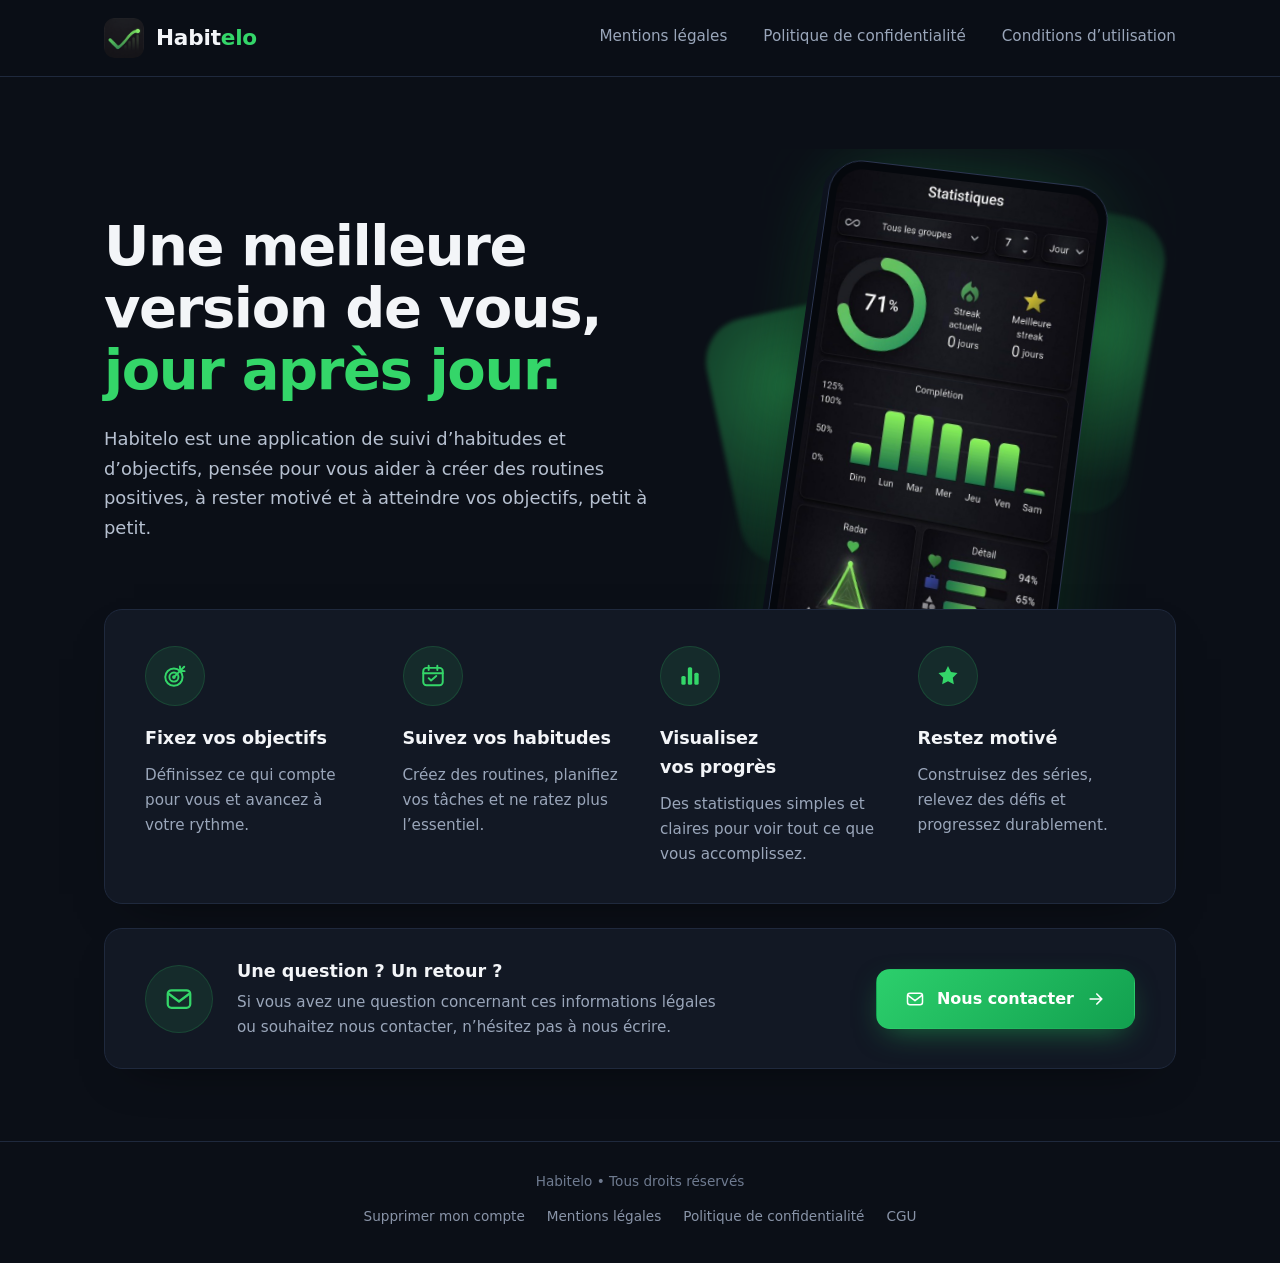
<file: index.html>
<!DOCTYPE html>
<html lang="fr">
<head>
<meta charset="UTF-8">
<meta name="viewport" content="width=device-width, initial-scale=1">
<meta name="google-site-verification" content="xTkSaEBtNxeRcubL01mUMa-ItOIP_LvXWvZ04aP0mxM">
<title>Habitelo – Suivi d’habitudes et to-do list quotidienne</title>
<meta name="description" content="Habitelo : planifiez vos habitudes, validez vos tâches du jour en les faisant glisser et suivez votre progression avec des graphiques détaillés.">
<meta name="theme-color" content="#0b120e">
<meta property="og:type" content="website">
<meta property="og:site_name" content="Habitelo">
<meta property="og:title" content="Habitelo – Suivi d’habitudes et to-do list quotidienne">
<meta property="og:description" content="Habitelo : planifiez vos habitudes, validez vos tâches du jour en les faisant glisser et suivez votre progression avec des graphiques détaillés.">
<meta property="og:locale" content="fr_FR">
<!-- TODO : remplacer https://VOTRE-DOMAINE.fr par l’adresse réelle du site, puis décommenter -->
<!-- <link rel="canonical" href="https://VOTRE-DOMAINE.fr/index.html"> -->
<!-- <meta property="og:image" content="https://VOTRE-DOMAINE.fr/images/statistiques-total.jpg"> -->
<link rel="icon" type="image/png" sizes="32x32" href="images/favicon-32.png">
<link rel="apple-touch-icon" href="images/apple-touch-icon.png">
<link rel="stylesheet" href="style.css">
<script>
/* Anciennes adresses (#cgu, #mentions-legales, #politique-de-confidentialite) → nouvelles pages */
(function () {
  var map = {
    'mentions-legales': 'mentions-legales.html',
    'politique-de-confidentialite': 'politique-de-confidentialite.html',
    'cgu': 'cgu.html'
  };
  var h = location.hash.replace('#', '');
  if (map[h]) location.replace(map[h]);
})();
</script>
</head>
<body>
<a class="skip" href="#contenu">Aller au contenu</a>
<header class="site-header">
  <div class="wrap">
    <a class="brand" href="index.html" aria-label="Habitelo, retour à l’accueil"><img src="images/logo-48.png" width="40" height="40" alt=""><span>Habit<em>elo</em></span></a>
    <nav class="nav" aria-label="Informations légales"><a href="mentions-legales.html">Mentions légales</a><a href="politique-de-confidentialite.html">Politique de confidentialité</a><a href="cgu.html">Conditions d’utilisation</a></nav>
    <details class="menu">
      <summary aria-label="Ouvrir le menu"><svg width="24" height="24" viewBox="0 0 24 24" fill="none" stroke="currentColor" stroke-width="2" stroke-linecap="round" aria-hidden="true"><path d="M4 7h16M4 12h16M4 17h16"/></svg></summary>
      <ul><li><a href="mentions-legales.html">Mentions légales</a></li><li><a href="politique-de-confidentialite.html">Politique de confidentialité</a></li><li><a href="cgu.html">Conditions d’utilisation</a></li></ul>
    </details>
  </div>
</header>
<main id="contenu">

<section class="hero">
  <div class="wrap">
    <div class="hero-text">
      <h1>Une meilleure version de vous, <span class="accent">jour après jour.</span></h1>
      <p class="lead">Habitelo est une application de suivi d’habitudes et d’objectifs, pensée pour vous aider à créer des routines positives, à rester motivé et à atteindre vos objectifs, petit à petit.</p>
      <!-- TODO : ajouter ici les badges Google Play / App Store dès que l’application est publiée -->
    </div>
    <div class="hero-visual" aria-hidden="false">
      <span class="blob blob-a"></span><span class="blob blob-b"></span>
      <figure class="tilt">
        <img src="images/statistiques-total.jpg" width="704" height="1410" alt="Écran des statistiques d’Habitelo : 71 % de complétion, streaks, graphique en barres et radar par groupe">
      </figure>
    </div>
  </div>
</section>

<div class="wrap stack">

  <section class="panel features" aria-label="Ce que vous permet Habitelo">
    <article>
      <span class="icon"><svg viewBox="0 0 24 24" fill="none" stroke="currentColor" stroke-width="1.8" stroke-linecap="round" stroke-linejoin="round" aria-hidden="true"><circle cx="11" cy="13" r="8"/><circle cx="11" cy="13" r="4.2"/><circle cx="11" cy="13" r=".8" fill="currentColor"/><path d="M11 13 20.5 3.5M16.5 3.2l.4 3.9 3.9.4"/></svg></span>
      <h2>Fixez vos objectifs</h2>
      <p>Définissez ce qui compte pour vous et avancez à votre rythme.</p>
    </article>
    <article>
      <span class="icon"><svg viewBox="0 0 24 24" fill="none" stroke="currentColor" stroke-width="1.8" stroke-linecap="round" stroke-linejoin="round" aria-hidden="true"><rect x="3" y="4.5" width="18" height="16" rx="3"/><path d="M3 9.5h18M8 2.5v4M16 2.5v4M8 14l2.2 2.2L15 12"/></svg></span>
      <h2>Suivez vos habitudes</h2>
      <p>Créez des routines, planifiez vos tâches et ne ratez plus l’essentiel.</p>
    </article>
    <article>
      <span class="icon"><svg viewBox="0 0 24 24" fill="currentColor" aria-hidden="true"><rect x="4" y="12" width="4" height="8" rx="1.4"/><rect x="10" y="4" width="4" height="16" rx="1.4"/><rect x="16" y="9" width="4" height="11" rx="1.4"/></svg></span>
      <h2>Visualisez vos progrès</h2>
      <p>Des statistiques simples et claires pour voir tout ce que vous accomplissez.</p>
    </article>
    <article>
      <span class="icon"><svg viewBox="0 0 24 24" fill="currentColor" aria-hidden="true"><path d="m12 2.8 2.7 5.6 6.1.9-4.4 4.3 1 6.1L12 16.8 6.6 19.7l1-6.1-4.4-4.3 6.1-.9z"/></svg></span>
      <h2>Restez motivé</h2>
      <p>Construisez des séries, relevez des défis et progressez durablement.</p>
    </article>
  </section>

  <section class="panel contact" aria-labelledby="contact-titre">
    <span class="icon big"><svg viewBox="0 0 24 24" fill="none" stroke="currentColor" stroke-width="1.8" stroke-linecap="round" stroke-linejoin="round" aria-hidden="true"><rect x="3" y="5" width="18" height="14" rx="3"/><path d="m4 8 8 6 8-6"/></svg></span>
    <div class="contact-text">
      <h2 id="contact-titre">Une question ? Un retour ?</h2>
      <p>Si vous avez une question concernant ces informations légales ou souhaitez nous contacter, n’hésitez pas à nous écrire.</p>
    </div>
    <a class="btn btn-primary" href="mailto:contact@habitelo.fr"><svg viewBox="0 0 24 24" fill="none" stroke="currentColor" stroke-width="1.8" stroke-linecap="round" stroke-linejoin="round" aria-hidden="true"><rect x="3" y="5" width="18" height="14" rx="3"/><path d="m4 8 8 6 8-6"/></svg><span>Nous contacter</span><svg viewBox="0 0 24 24" fill="none" stroke="currentColor" stroke-width="2" stroke-linecap="round" stroke-linejoin="round" aria-hidden="true"><path d="M5 12h14M13 6l6 6-6 6"/></svg></a>
  </section>

</div>

</main>
<footer class="site-footer">
  <div class="wrap">
    <div>Habitelo <span aria-hidden="true">•</span> Tous droits réservés</div>
    <ul>
      <li><a href="suppression-compte.html">Supprimer mon compte</a></li>
      <li><a href="mentions-legales.html">Mentions légales</a></li>
      <li><a href="politique-de-confidentialite.html">Politique de confidentialité</a></li>
      <li><a href="cgu.html">CGU</a></li>
      </ul>
  </div>
</footer>
</body>
</html>
</file>
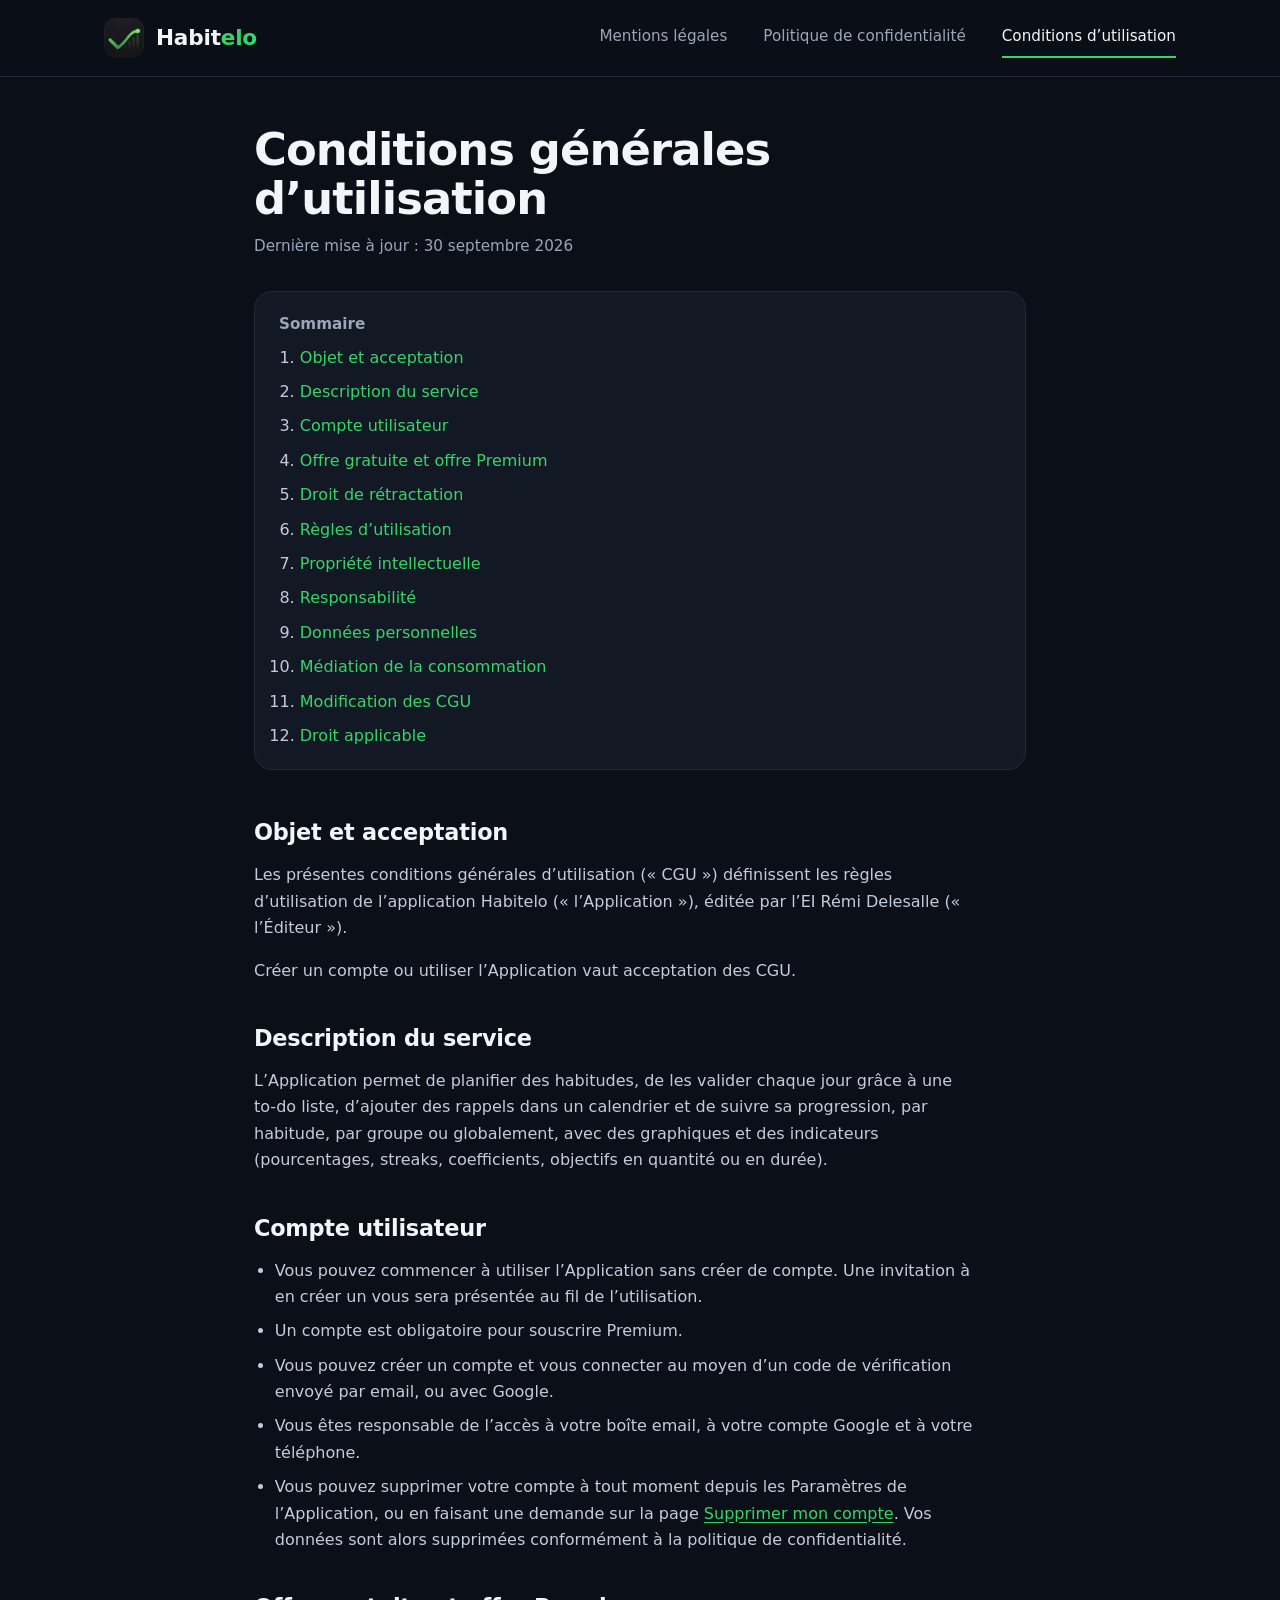
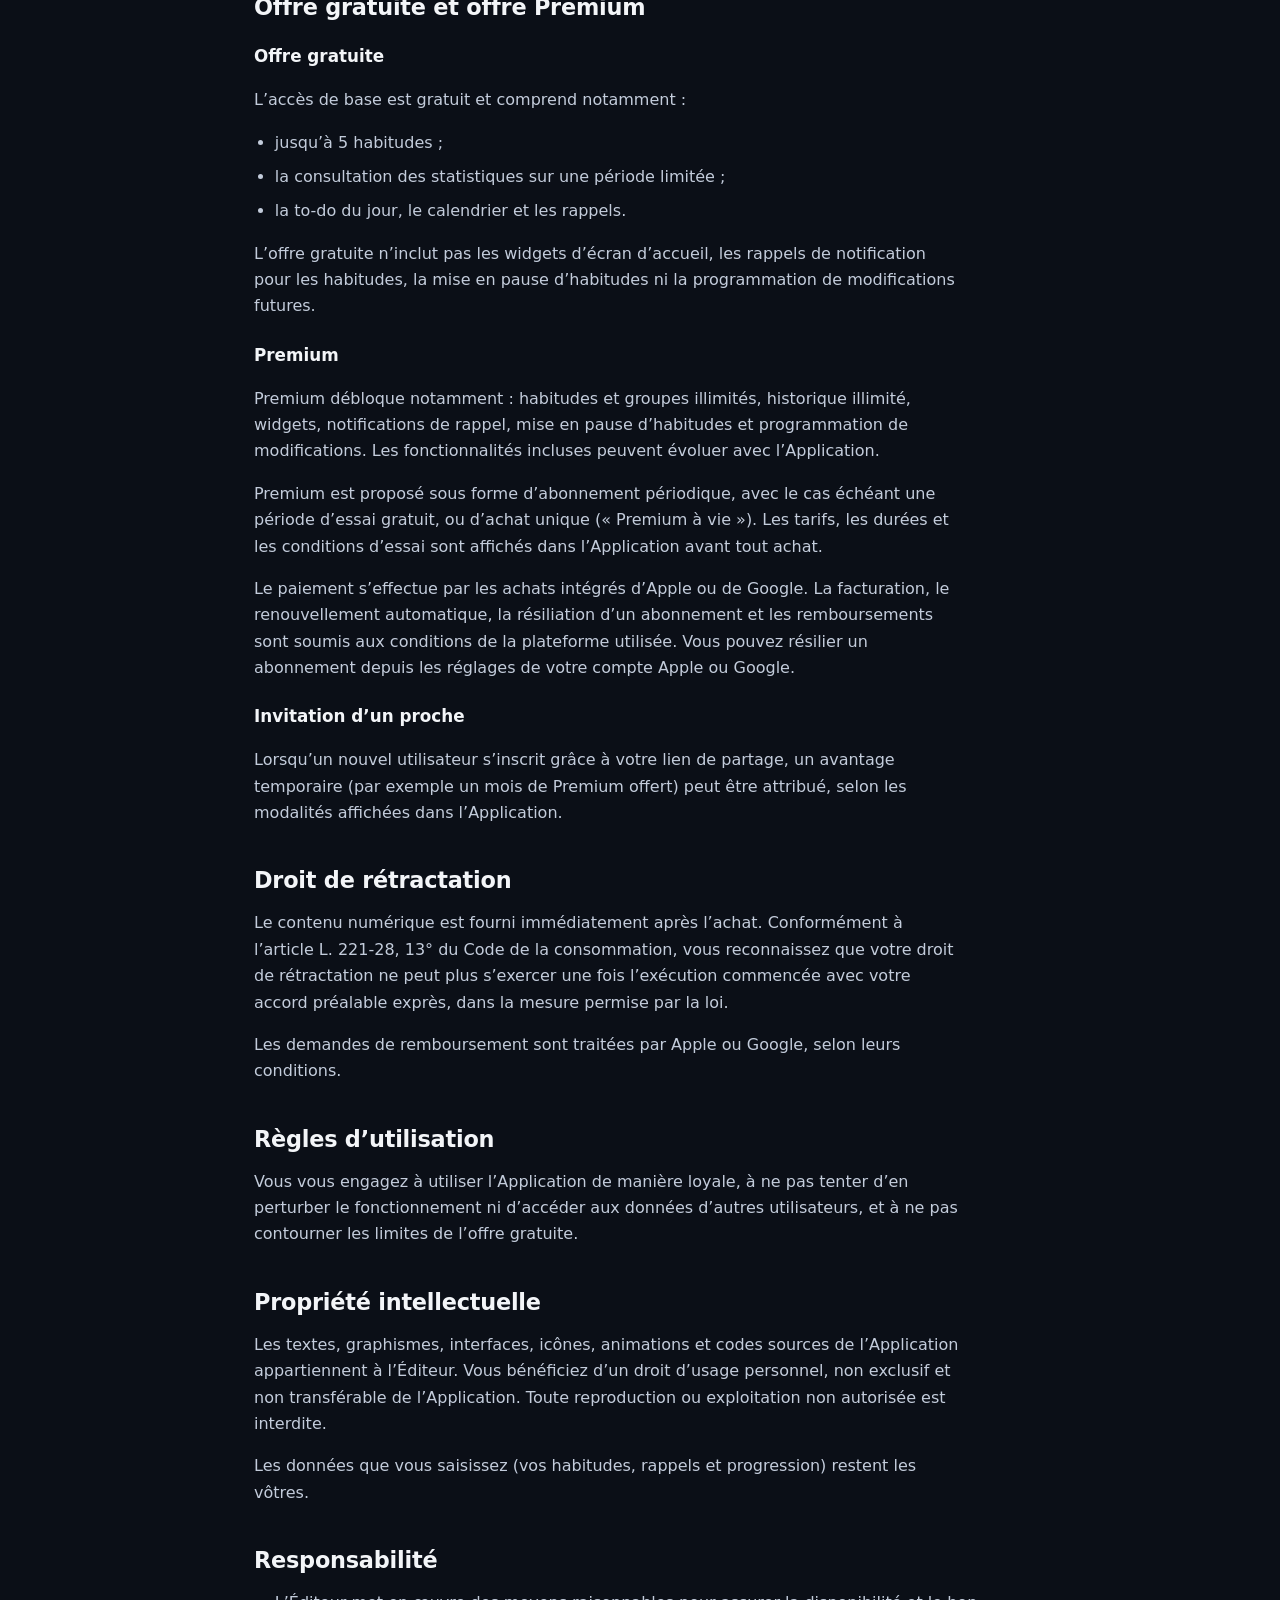
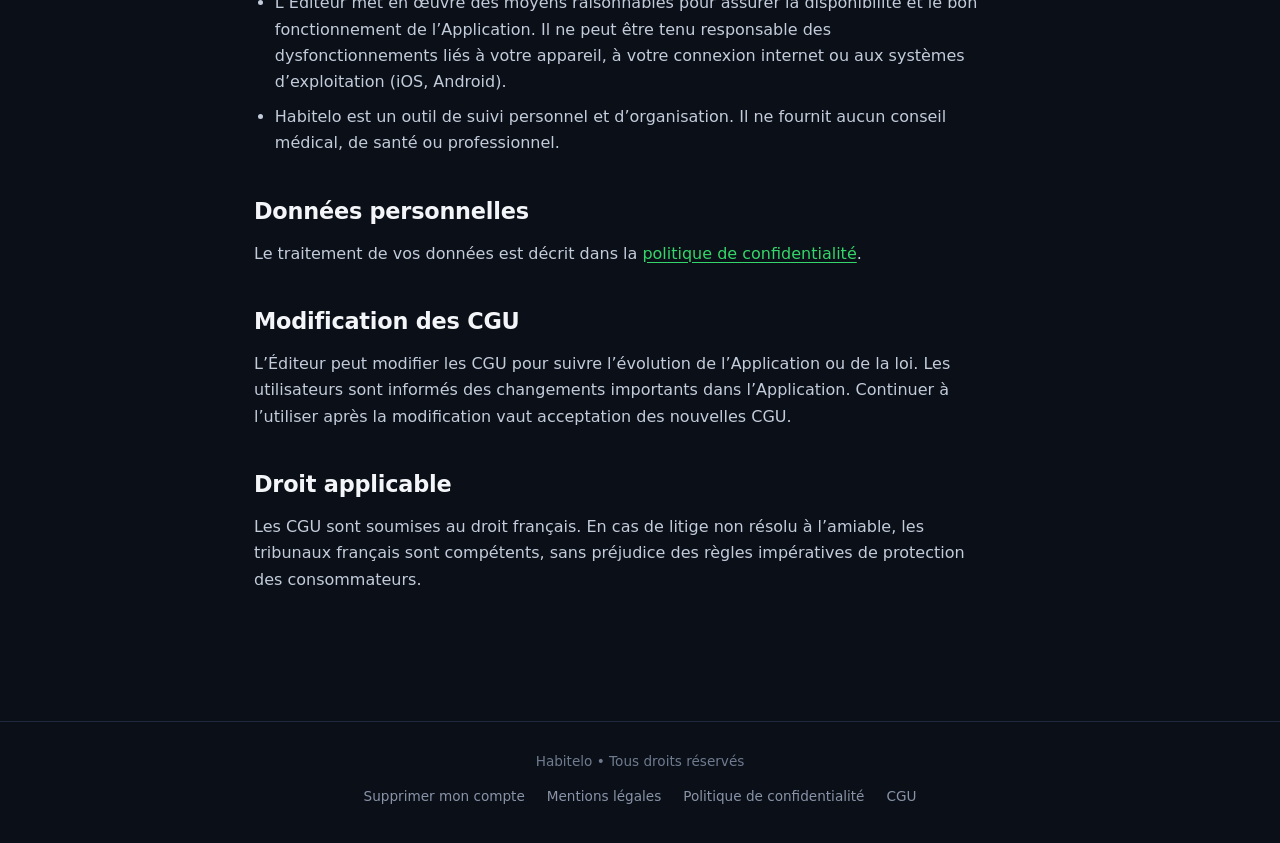
<file: cgu.html>
<!DOCTYPE html>
<html lang="fr">
<head>
<meta charset="UTF-8">
<meta name="viewport" content="width=device-width, initial-scale=1">
<meta name="google-site-verification" content="xTkSaEBtNxeRcubL01mUMa-ItOIP_LvXWvZ04aP0mxM">
<title>Conditions générales d’utilisation – Habitelo</title>
<meta name="description" content="Conditions générales d’utilisation de l’application Habitelo : compte, offre gratuite, Premium, paiement, responsabilité.">
<meta name="theme-color" content="#0b120e">
<meta property="og:type" content="website">
<meta property="og:site_name" content="Habitelo">
<meta property="og:title" content="Conditions générales d’utilisation – Habitelo">
<meta property="og:description" content="Conditions générales d’utilisation de l’application Habitelo : compte, offre gratuite, Premium, paiement, responsabilité.">
<meta property="og:locale" content="fr_FR">
<!-- TODO : remplacer https://VOTRE-DOMAINE.fr par l’adresse réelle du site, puis décommenter -->
<!-- <link rel="canonical" href="https://VOTRE-DOMAINE.fr/cgu.html"> -->
<!-- <meta property="og:image" content="https://VOTRE-DOMAINE.fr/images/statistiques-total.jpg"> -->
<link rel="icon" type="image/png" sizes="32x32" href="images/favicon-32.png">
<link rel="apple-touch-icon" href="images/apple-touch-icon.png">
<link rel="stylesheet" href="style.css">
</head>
<body>
<a class="skip" href="#contenu">Aller au contenu</a>
<header class="site-header">
  <div class="wrap">
    <a class="brand" href="index.html" aria-label="Habitelo, retour à l’accueil"><img src="images/logo-48.png" width="40" height="40" alt=""><span>Habit<em>elo</em></span></a>
    <nav class="nav" aria-label="Informations légales"><a href="mentions-legales.html">Mentions légales</a><a href="politique-de-confidentialite.html">Politique de confidentialité</a><a href="cgu.html" aria-current="page">Conditions d’utilisation</a></nav>
    <details class="menu">
      <summary aria-label="Ouvrir le menu"><svg width="24" height="24" viewBox="0 0 24 24" fill="none" stroke="currentColor" stroke-width="2" stroke-linecap="round" aria-hidden="true"><path d="M4 7h16M4 12h16M4 17h16"/></svg></summary>
      <ul><li><a href="mentions-legales.html">Mentions légales</a></li><li><a href="politique-de-confidentialite.html">Politique de confidentialité</a></li><li><a href="cgu.html" aria-current="page">Conditions d’utilisation</a></li></ul>
    </details>
  </div>
</header>
<main id="contenu" class="legal">
<div class="wrap">
  <h1>Conditions générales d’utilisation</h1>
  <p class="updated">Dernière mise à jour : 30 septembre 2026</p>
  <nav class="toc" aria-label="Sommaire"><strong>Sommaire</strong><ol><li><a href="#objet">Objet et acceptation</a></li><li><a href="#services">Description du service</a></li><li><a href="#compte">Compte utilisateur</a></li><li><a href="#offres">Offre gratuite et offre Premium</a></li><li><a href="#retractation">Droit de rétractation</a></li><li><a href="#usage">Règles d’utilisation</a></li><li><a href="#propriete">Propriété intellectuelle</a></li><li><a href="#responsabilite">Responsabilité</a></li><li><a href="#donnees">Données personnelles</a></li><li><a href="#mediation">Médiation de la consommation</a></li><li><a href="#modification">Modification des CGU</a></li><li><a href="#droit">Droit applicable</a></li></ol></nav>
  <section id="objet"><h2>Objet et acceptation</h2>
<p>Les présentes conditions générales d’utilisation (« CGU ») définissent les règles d’utilisation de l’application Habitelo (« l’Application »), éditée par l’EI Rémi Delesalle (« l’Éditeur »).</p>
<p>Créer un compte ou utiliser l’Application vaut acceptation des CGU.</p>
</section><section id="services"><h2>Description du service</h2>
<p>L’Application permet de planifier des habitudes, de les valider chaque jour grâce à une to-do liste, d’ajouter des rappels dans un calendrier et de suivre sa progression, par habitude, par groupe ou globalement, avec des graphiques et des indicateurs (pourcentages, streaks, coefficients, objectifs en quantité ou en durée).</p>
</section><section id="compte"><h2>Compte utilisateur</h2>
<ul>
  <li>Vous pouvez commencer à utiliser l’Application sans créer de compte. Une invitation à en créer un vous sera présentée au fil de l’utilisation.</li>
  <li>Un compte est obligatoire pour souscrire Premium.</li>
  <li>Vous pouvez créer un compte et vous connecter au moyen d’un code de vérification envoyé par email, ou avec Google.</li>
  <li>Vous êtes responsable de l’accès à votre boîte email, à votre compte Google et à votre téléphone.</li>
  <li>Vous pouvez supprimer votre compte à tout moment depuis les Paramètres de l’Application, ou en faisant une demande sur la page <a href="suppression-compte.html">Supprimer mon compte</a>. Vos données sont alors supprimées conformément à la politique de confidentialité.</li>
</ul>
</section><section id="offres"><h2>Offre gratuite et offre Premium</h2>
<h3>Offre gratuite</h3>
<p>L’accès de base est gratuit et comprend notamment :</p>
<ul>
  <li>jusqu’à 5 habitudes ;</li>
  <li>la consultation des statistiques sur une période limitée ;</li>
  <li>la to-do du jour, le calendrier et les rappels.</li>
</ul>
<p>L’offre gratuite n’inclut pas les widgets d’écran d’accueil, les rappels de notification pour les habitudes, la mise en pause d’habitudes ni la programmation de modifications futures.</p>

<h3>Premium</h3>
<p>Premium débloque notamment : habitudes et groupes illimités, historique illimité, widgets, notifications de rappel, mise en pause d’habitudes et programmation de modifications. Les fonctionnalités incluses peuvent évoluer avec l’Application.</p>
<p>Premium est proposé sous forme d’abonnement périodique, avec le cas échéant une période d’essai gratuit, ou d’achat unique (« Premium à vie »). Les tarifs, les durées et les conditions d’essai sont affichés dans l’Application avant tout achat.</p>
<p>Le paiement s’effectue par les achats intégrés d’Apple ou de Google. La facturation, le renouvellement automatique, la résiliation d’un abonnement et les remboursements sont soumis aux conditions de la plateforme utilisée. Vous pouvez résilier un abonnement depuis les réglages de votre compte Apple ou Google.</p>

<h3>Invitation d’un proche</h3>
<p>Lorsqu’un nouvel utilisateur s’inscrit grâce à votre lien de partage, un avantage temporaire (par exemple un mois de Premium offert) peut être attribué, selon les modalités affichées dans l’Application.</p>
</section><section id="retractation"><h2>Droit de rétractation</h2>
<p>Le contenu numérique est fourni immédiatement après l’achat. Conformément à l’article L. 221-28, 13° du Code de la consommation, vous reconnaissez que votre droit de rétractation ne peut plus s’exercer une fois l’exécution commencée avec votre accord préalable exprès, dans la mesure permise par la loi.</p>
<p>Les demandes de remboursement sont traitées par Apple ou Google, selon leurs conditions.</p>
</section><section id="usage"><h2>Règles d’utilisation</h2>
<p>Vous vous engagez à utiliser l’Application de manière loyale, à ne pas tenter d’en perturber le fonctionnement ni d’accéder aux données d’autres utilisateurs, et à ne pas contourner les limites de l’offre gratuite.</p>
</section><section id="propriete"><h2>Propriété intellectuelle</h2>
<p>Les textes, graphismes, interfaces, icônes, animations et codes sources de l’Application appartiennent à l’Éditeur. Vous bénéficiez d’un droit d’usage personnel, non exclusif et non transférable de l’Application. Toute reproduction ou exploitation non autorisée est interdite.</p>
<p>Les données que vous saisissez (vos habitudes, rappels et progression) restent les vôtres.</p>
</section><section id="responsabilite"><h2>Responsabilité</h2>
<ul>
  <li>L’Éditeur met en œuvre des moyens raisonnables pour assurer la disponibilité et le bon fonctionnement de l’Application. Il ne peut être tenu responsable des dysfonctionnements liés à votre appareil, à votre connexion internet ou aux systèmes d’exploitation (iOS, Android).</li>
  <li>Habitelo est un outil de suivi personnel et d’organisation. Il ne fournit aucun conseil médical, de santé ou professionnel.</li>
</ul>
</section><section id="donnees"><h2>Données personnelles</h2>
<p>Le traitement de vos données est décrit dans la <a href="politique-de-confidentialite.html">politique de confidentialité</a>.</p>
</section><section id="modification"><h2>Modification des CGU</h2>
<p>L’Éditeur peut modifier les CGU pour suivre l’évolution de l’Application ou de la loi. Les utilisateurs sont informés des changements importants dans l’Application. Continuer à l’utiliser après la modification vaut acceptation des nouvelles CGU.</p>
</section><section id="droit"><h2>Droit applicable</h2>
<p>Les CGU sont soumises au droit français. En cas de litige non résolu à l’amiable, les tribunaux français sont compétents, sans préjudice des règles impératives de protection des consommateurs.</p>
</section>
</div>
</main>
<footer class="site-footer">
  <div class="wrap">
    <div>Habitelo <span aria-hidden="true">•</span> Tous droits réservés</div>
    <ul>
      <li><a href="suppression-compte.html">Supprimer mon compte</a></li>
      <li><a href="mentions-legales.html">Mentions légales</a></li>
      <li><a href="politique-de-confidentialite.html">Politique de confidentialité</a></li>
      <li><a href="cgu.html">CGU</a></li>
      </ul>
  </div>
</footer>
</body>
</html>
</file>
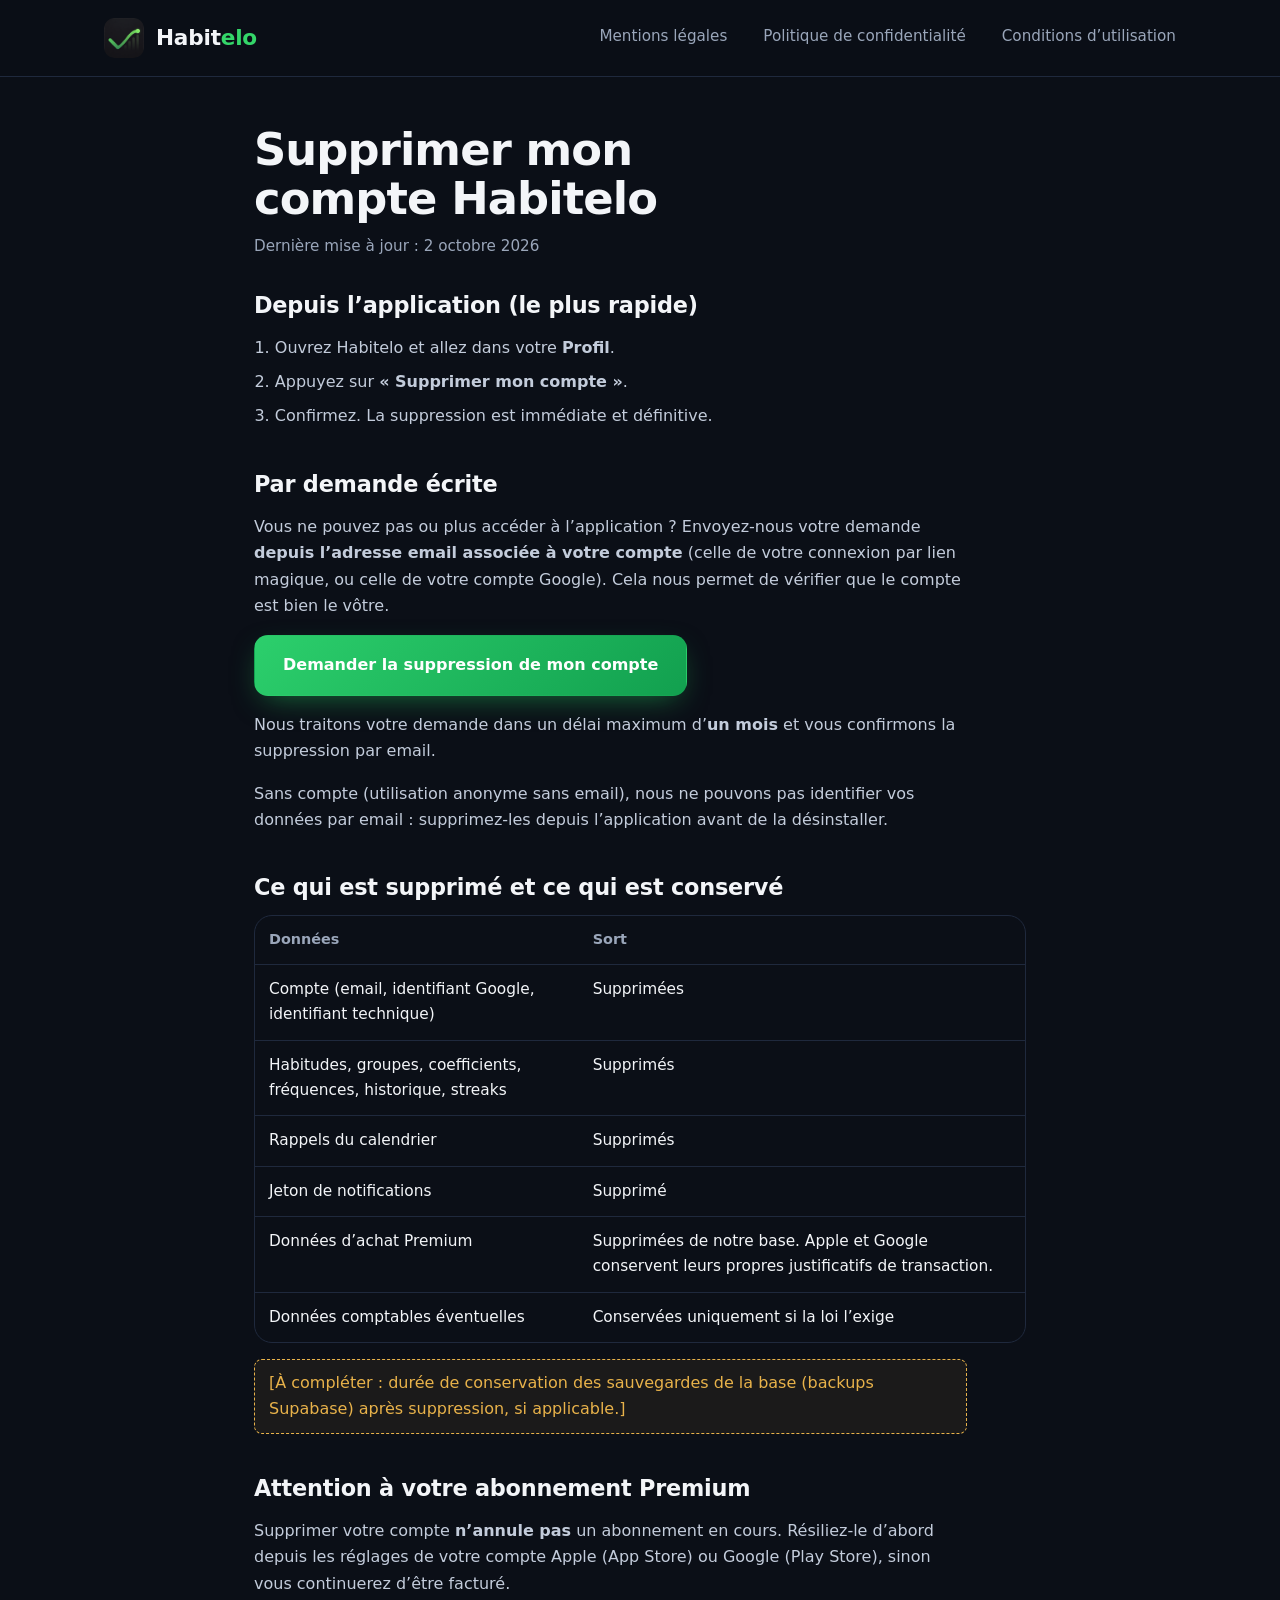
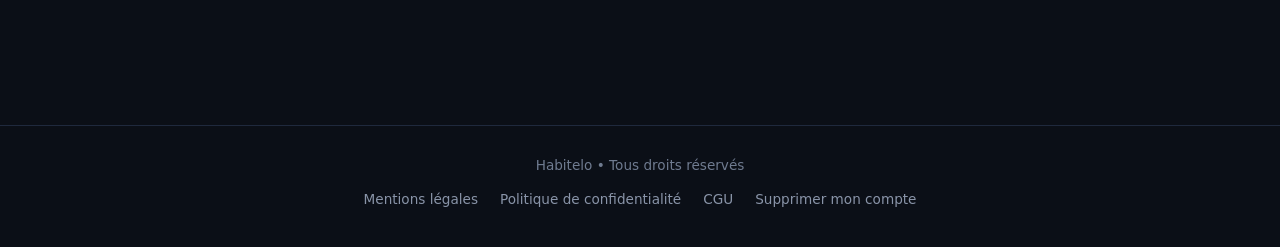
<file: delete-acount.html>
<!DOCTYPE html>
<html lang="fr">
<head>
<meta charset="UTF-8">
<meta name="viewport" content="width=device-width, initial-scale=1">
<meta name="google-site-verification" content="xTkSaEBtNxeRcubL01mUMa-ItOIP_LvXWvZ04aP0mxM">
<title>Supprimer mon compte – Habitelo</title>
<meta name="description" content="Comment supprimer votre compte Habitelo et vos données : depuis l’application ou par demande par email.">
<meta name="theme-color" content="#0b120e">
<meta property="og:type" content="website">
<meta property="og:site_name" content="Habitelo">
<meta property="og:title" content="Supprimer mon compte – Habitelo">
<meta property="og:description" content="Comment supprimer votre compte Habitelo et vos données : depuis l’application ou par demande par email.">
<meta property="og:locale" content="fr_FR">
<link rel="icon" type="image/png" sizes="32x32" href="images/favicon-32.png">
<link rel="apple-touch-icon" href="images/apple-touch-icon.png">
<link rel="stylesheet" href="style.css">
</head>
<body>
<a class="skip" href="#contenu">Aller au contenu</a>
<header class="site-header">
  <div class="wrap">
    <a class="brand" href="index.html" aria-label="Habitelo, retour à l’accueil"><img src="images/logo-48.png" width="40" height="40" alt=""><span>Habit<em>elo</em></span></a>
    <nav class="nav" aria-label="Informations légales"><a href="mentions-legales.html">Mentions légales</a><a href="politique-de-confidentialite.html">Politique de confidentialité</a><a href="cgu.html">Conditions d’utilisation</a></nav>
    <details class="menu">
      <summary aria-label="Ouvrir le menu"><svg width="24" height="24" viewBox="0 0 24 24" fill="none" stroke="currentColor" stroke-width="2" stroke-linecap="round" aria-hidden="true"><path d="M4 7h16M4 12h16M4 17h16"/></svg></summary>
      <ul><li><a href="mentions-legales.html">Mentions légales</a></li><li><a href="politique-de-confidentialite.html">Politique de confidentialité</a></li><li><a href="cgu.html">Conditions d’utilisation</a></li></ul>
    </details>
  </div>
</header>
<main id="contenu" class="legal">
<div class="wrap">
  <h1>Supprimer mon compte Habitelo</h1>
  <p class="updated">Dernière mise à jour : 2 octobre 2026</p>

  <section id="application"><h2>Depuis l’application (le plus rapide)</h2>
    <ol>
      <li>Ouvrez Habitelo et allez dans votre <strong>Profil</strong>.</li>
      <li>Appuyez sur <strong>« Supprimer mon compte »</strong>.</li>
      <li>Confirmez. La suppression est immédiate et définitive.</li>
    </ol>
  </section>

  <section id="email"><h2>Par demande écrite</h2>
    <p>Vous ne pouvez pas ou plus accéder à l’application ? Envoyez-nous votre demande <strong>depuis l’adresse email associée à votre compte</strong> (celle de votre connexion par lien magique, ou celle de votre compte Google). Cela nous permet de vérifier que le compte est bien le vôtre.</p>
    <p>
      <a class="btn btn-primary" href="mailto:remi.delesalle1@gmail.com?subject=Demande%20de%20suppression%20de%20compte%20Habitelo&body=Bonjour%2C%0A%0AJe%20demande%20la%20suppression%20de%20mon%20compte%20Habitelo%20et%20de%20toutes%20les%20donn%C3%A9es%20associ%C3%A9es.%0A%0AAdresse%20email%20du%20compte%20%3A%20%0A%0AMerci.">Demander la suppression de mon compte</a>
    </p>
    <p>Nous traitons votre demande dans un délai maximum d’<strong>un mois</strong> et vous confirmons la suppression par email.</p>
    <p>Sans compte (utilisation anonyme sans email), nous ne pouvons pas identifier vos données par email : supprimez-les depuis l’application avant de la désinstaller.</p>
  </section>

  <section id="donnees"><h2>Ce qui est supprimé et ce qui est conservé</h2>
    <div class="scroll"><table>
      <thead><tr><th>Données</th><th>Sort</th></tr></thead>
      <tbody>
        <tr><td>Compte (email, identifiant Google, identifiant technique)</td><td>Supprimées</td></tr>
        <tr><td>Habitudes, groupes, coefficients, fréquences, historique, streaks</td><td>Supprimés</td></tr>
        <tr><td>Rappels du calendrier</td><td>Supprimés</td></tr>
        <tr><td>Jeton de notifications</td><td>Supprimé</td></tr>
        <tr><td>Données d’achat Premium</td><td>Supprimées de notre base. Apple et Google conservent leurs propres justificatifs de transaction.</td></tr>
        <tr><td>Données comptables éventuelles</td><td>Conservées uniquement si la loi l’exige</td></tr>
      </tbody>
    </table></div>
    <p class="todo">[À compléter : durée de conservation des sauvegardes de la base (backups Supabase) après suppression, si applicable.]</p>
  </section>

  <section id="abonnement"><h2>Attention à votre abonnement Premium</h2>
    <p>Supprimer votre compte <strong>n’annule pas</strong> un abonnement en cours. Résiliez-le d’abord depuis les réglages de votre compte Apple (App Store) ou Google (Play Store), sinon vous continuerez d’être facturé.</p>
  </section>
</div>
</main>
<footer class="site-footer">
  <div class="wrap">
    <div>Habitelo <span aria-hidden="true">•</span> Tous droits réservés</div>
    <ul>
      <li><a href="mentions-legales.html">Mentions légales</a></li>
      <li><a href="politique-de-confidentialite.html">Politique de confidentialité</a></li>
      <li><a href="cgu.html">CGU</a></li>
      <li><a href="suppression-compte.html">Supprimer mon compte</a></li>
    </ul>
  </div>
</footer>
</body>
</html>
</file>
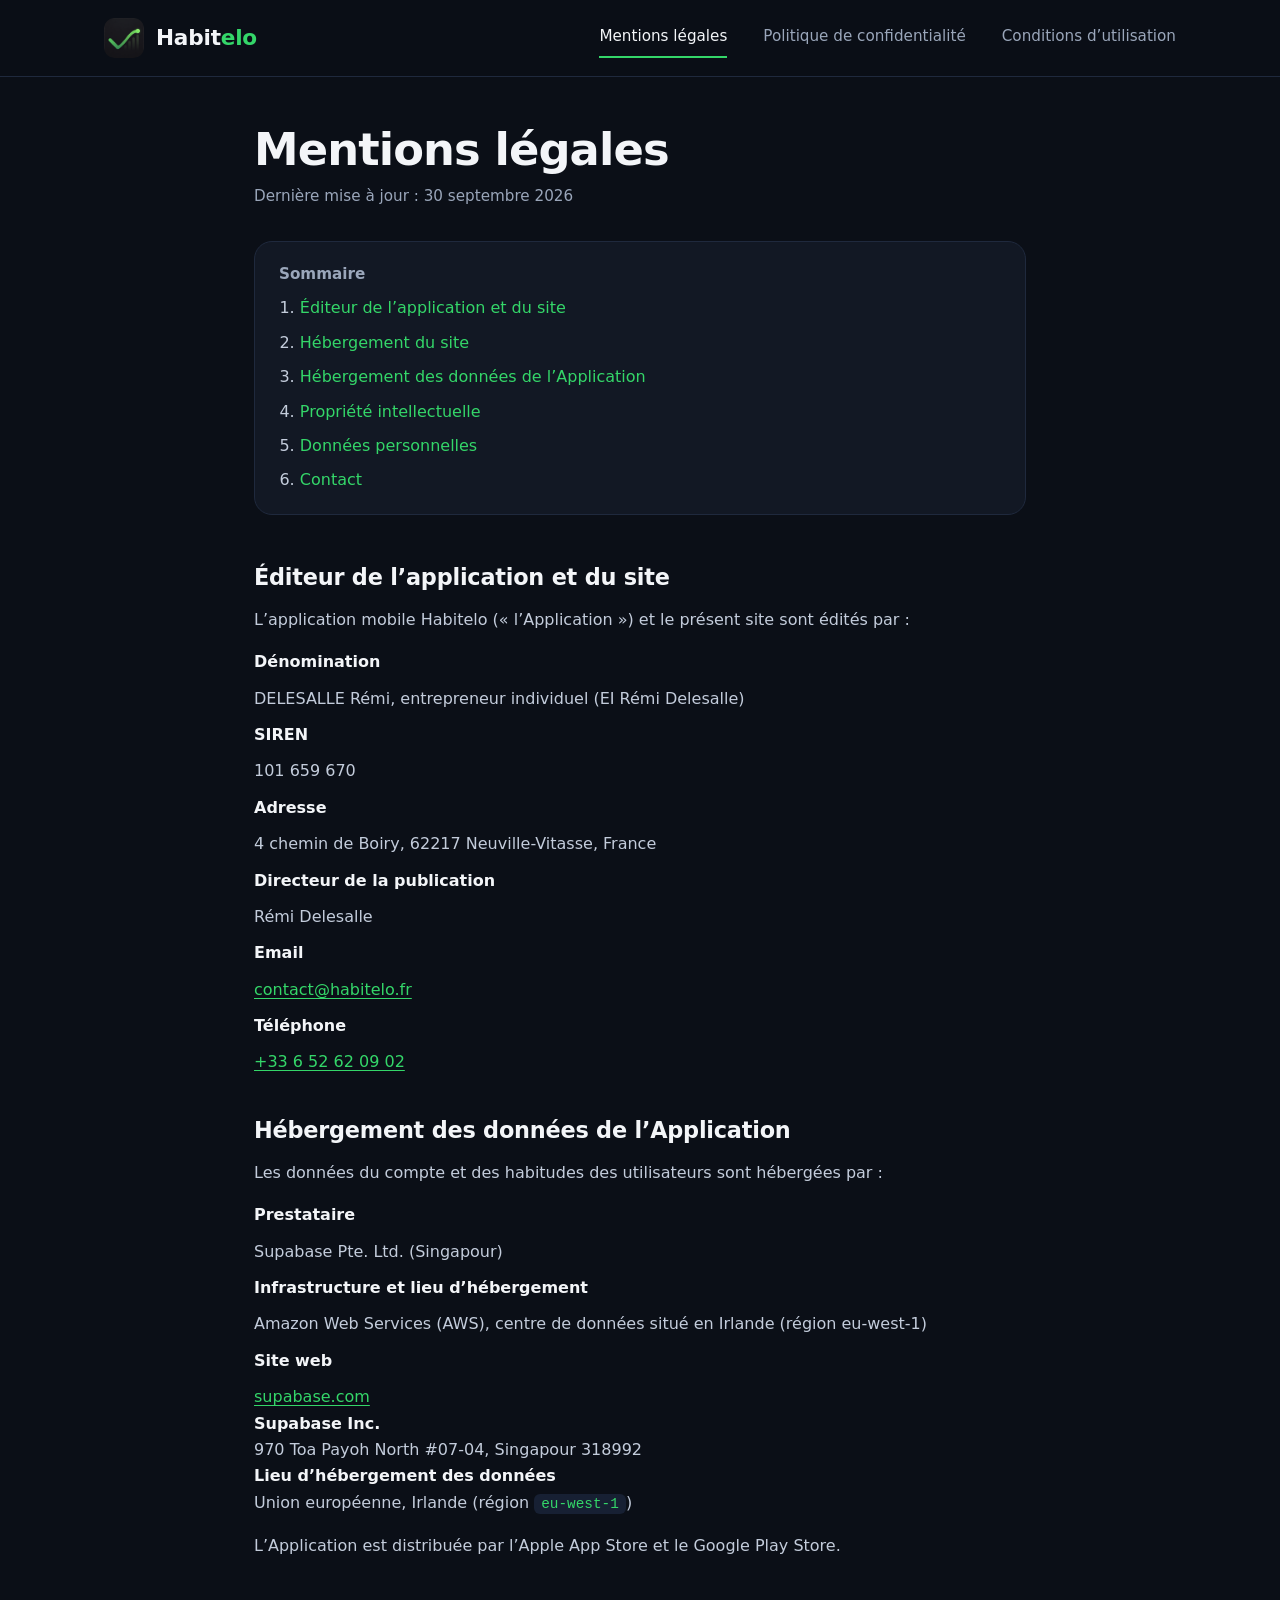
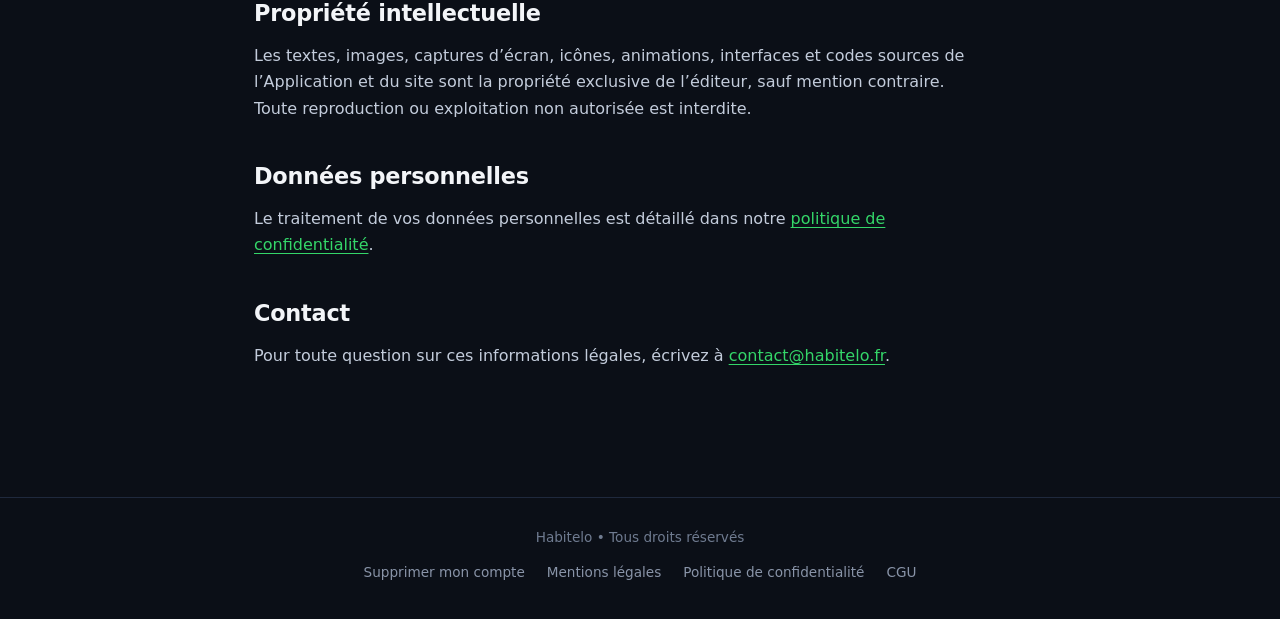
<file: mentions-legales.html>
<!DOCTYPE html>
<html lang="fr">
<head>
<meta charset="UTF-8">
<meta name="viewport" content="width=device-width, initial-scale=1">
<meta name="google-site-verification" content="xTkSaEBtNxeRcubL01mUMa-ItOIP_LvXWvZ04aP0mxM">
<title>Mentions légales – Habitelo</title>
<meta name="description" content="Mentions légales de l’application Habitelo : éditeur, hébergement, propriété intellectuelle et contact.">
<meta name="theme-color" content="#0b120e">
<meta property="og:type" content="website">
<meta property="og:site_name" content="Habitelo">
<meta property="og:title" content="Mentions légales – Habitelo">
<meta property="og:description" content="Mentions légales de l’application Habitelo : éditeur, hébergement, propriété intellectuelle et contact.">
<meta property="og:locale" content="fr_FR">
<!-- TODO : remplacer https://VOTRE-DOMAINE.fr par l’adresse réelle du site, puis décommenter -->
<!-- <link rel="canonical" href="https://VOTRE-DOMAINE.fr/mentions-legales.html"> -->
<!-- <meta property="og:image" content="https://VOTRE-DOMAINE.fr/images/statistiques-total.jpg"> -->
<link rel="icon" type="image/png" sizes="32x32" href="images/favicon-32.png">
<link rel="apple-touch-icon" href="images/apple-touch-icon.png">
<link rel="stylesheet" href="style.css">
</head>
<body>
<a class="skip" href="#contenu">Aller au contenu</a>
<header class="site-header">
  <div class="wrap">
    <a class="brand" href="index.html" aria-label="Habitelo, retour à l’accueil"><img src="images/logo-48.png" width="40" height="40" alt=""><span>Habit<em>elo</em></span></a>
    <nav class="nav" aria-label="Informations légales"><a href="mentions-legales.html" aria-current="page">Mentions légales</a><a href="politique-de-confidentialite.html">Politique de confidentialité</a><a href="cgu.html">Conditions d’utilisation</a></nav>
    <details class="menu">
      <summary aria-label="Ouvrir le menu"><svg width="24" height="24" viewBox="0 0 24 24" fill="none" stroke="currentColor" stroke-width="2" stroke-linecap="round" aria-hidden="true"><path d="M4 7h16M4 12h16M4 17h16"/></svg></summary>
      <ul><li><a href="mentions-legales.html" aria-current="page">Mentions légales</a></li><li><a href="politique-de-confidentialite.html">Politique de confidentialité</a></li><li><a href="cgu.html">Conditions d’utilisation</a></li></ul>
    </details>
  </div>
</header>
<main id="contenu" class="legal">
<div class="wrap">
  <h1>Mentions légales</h1>
  <p class="updated">Dernière mise à jour : 30 septembre 2026</p>
  <nav class="toc" aria-label="Sommaire"><strong>Sommaire</strong><ol><li><a href="#editeur">Éditeur de l’application et du site</a></li><li><a href="#hebergement-site">Hébergement du site</a></li><li><a href="#hebergement-donnees">Hébergement des données de l’Application</a></li><li><a href="#propriete">Propriété intellectuelle</a></li><li><a href="#donnees">Données personnelles</a></li><li><a href="#contact">Contact</a></li></ol></nav>
  <section id="editeur"><h2>Éditeur de l’application et du site</h2>
<p>L’application mobile Habitelo (« l’Application ») et le présent site sont édités par :</p>
<dl>
  <dt>Dénomination</dt><dd>DELESALLE Rémi, entrepreneur individuel (EI Rémi Delesalle)</dd>
  <dt>SIREN</dt><dd>101 659 670</dd>
  <dt>Adresse</dt><dd>4 chemin de Boiry, 62217 Neuville-Vitasse, France</dd>
  <dt>Directeur de la publication</dt><dd>Rémi Delesalle</dd>
  <dt>Email</dt><dd><a href="mailto:contact@habitelo.fr">contact@habitelo.fr</a></dd>
  <dt>Téléphone</dt><dd><a href="tel:+33652620902">+33 6 52 62 09 02</a></dd>
</dl>
<!-- TODO : si vous êtes assujetti à la TVA, ajouter « N° de TVA intracommunautaire : FR… » ; sinon, mentionner « TVA non applicable, art. 293 B du CGI » -->
</section><section id="hebergement-site"><h2>Hébergement des données de l’Application</h2>
<p>Les données du compte et des habitudes des utilisateurs sont hébergées par :</p>
<dl>
  <dt>Prestataire</dt>
  <dd>Supabase Pte. Ltd. (Singapour)</dd>
  <dt>Infrastructure et lieu d’hébergement</dt>
  <dd>Amazon Web Services (AWS), centre de données situé en Irlande (région eu-west-1)</dd>
  <dt>Site web</dt>
  <dd><a href="https://supabase.com" target="_blank" rel="noopener noreferrer">supabase.com</a></dd>
</dl>
  <dt>Supabase Inc.</dt><dd>970 Toa Payoh North #07-04, Singapour 318992</dd>
  <dt>Lieu d’hébergement des données</dt><dd>Union européenne, Irlande (région <code>eu-west-1</code>)</dd>
</dl>
<p>L’Application est distribuée par l’Apple App Store et le Google Play Store.</p>
</section><section id="propriete"><h2>Propriété intellectuelle</h2>
<p>Les textes, images, captures d’écran, icônes, animations, interfaces et codes sources de l’Application et du site sont la propriété exclusive de l’éditeur, sauf mention contraire. Toute reproduction ou exploitation non autorisée est interdite.</p>
</section><section id="donnees"><h2>Données personnelles</h2>
<p>Le traitement de vos données personnelles est détaillé dans notre <a href="politique-de-confidentialite.html">politique de confidentialité</a>.</p>
</section><section id="contact"><h2>Contact</h2>
<p>Pour toute question sur ces informations légales, écrivez à <a href="mailto:contact@habitelo.fr">contact@habitelo.fr</a>.</p>
</section>
</div>
</main>
<footer class="site-footer">
  <div class="wrap">
    <div>Habitelo <span aria-hidden="true">•</span> Tous droits réservés</div>
    <ul>
      <li><a href="suppression-compte.html">Supprimer mon compte</a></li>
      <li><a href="mentions-legales.html">Mentions légales</a></li>
      <li><a href="politique-de-confidentialite.html">Politique de confidentialité</a></li>
      <li><a href="cgu.html">CGU</a></li>
      </ul>
  </div>
</footer>
</body>
</html>
</file>
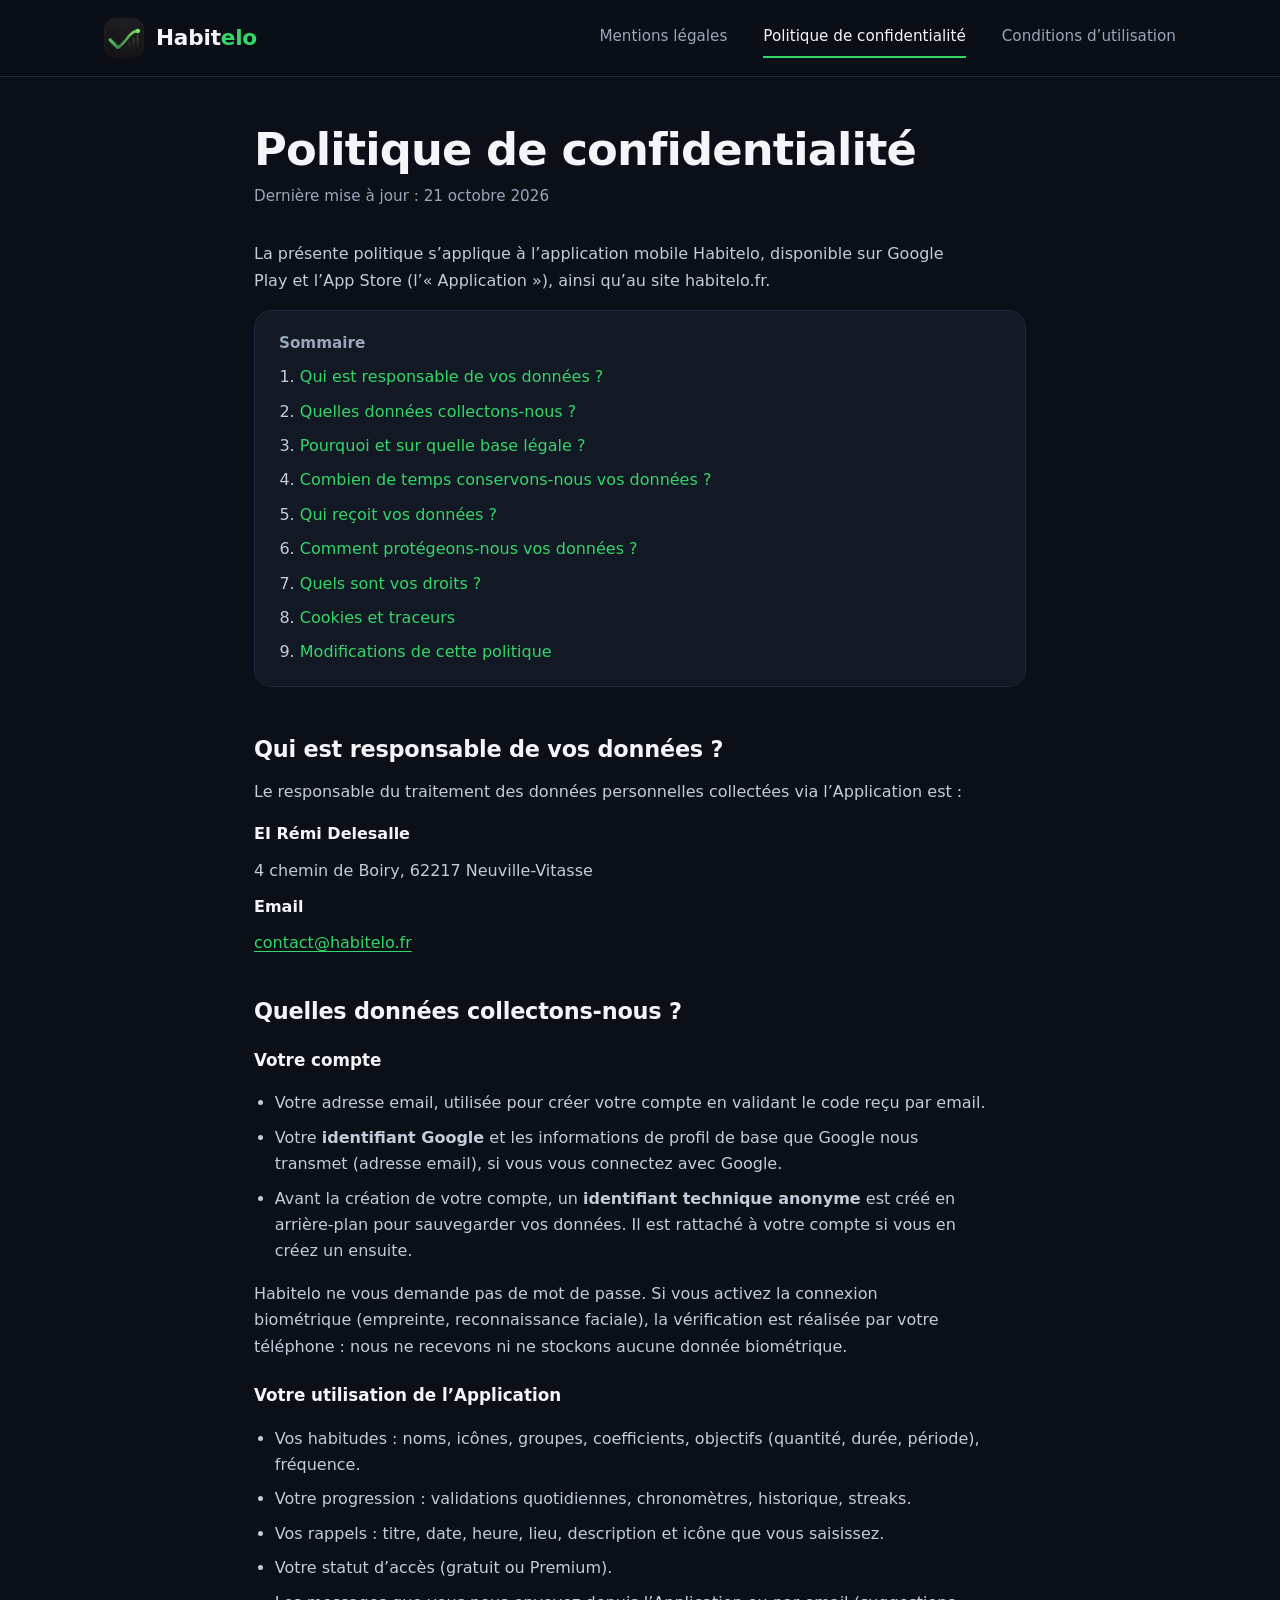
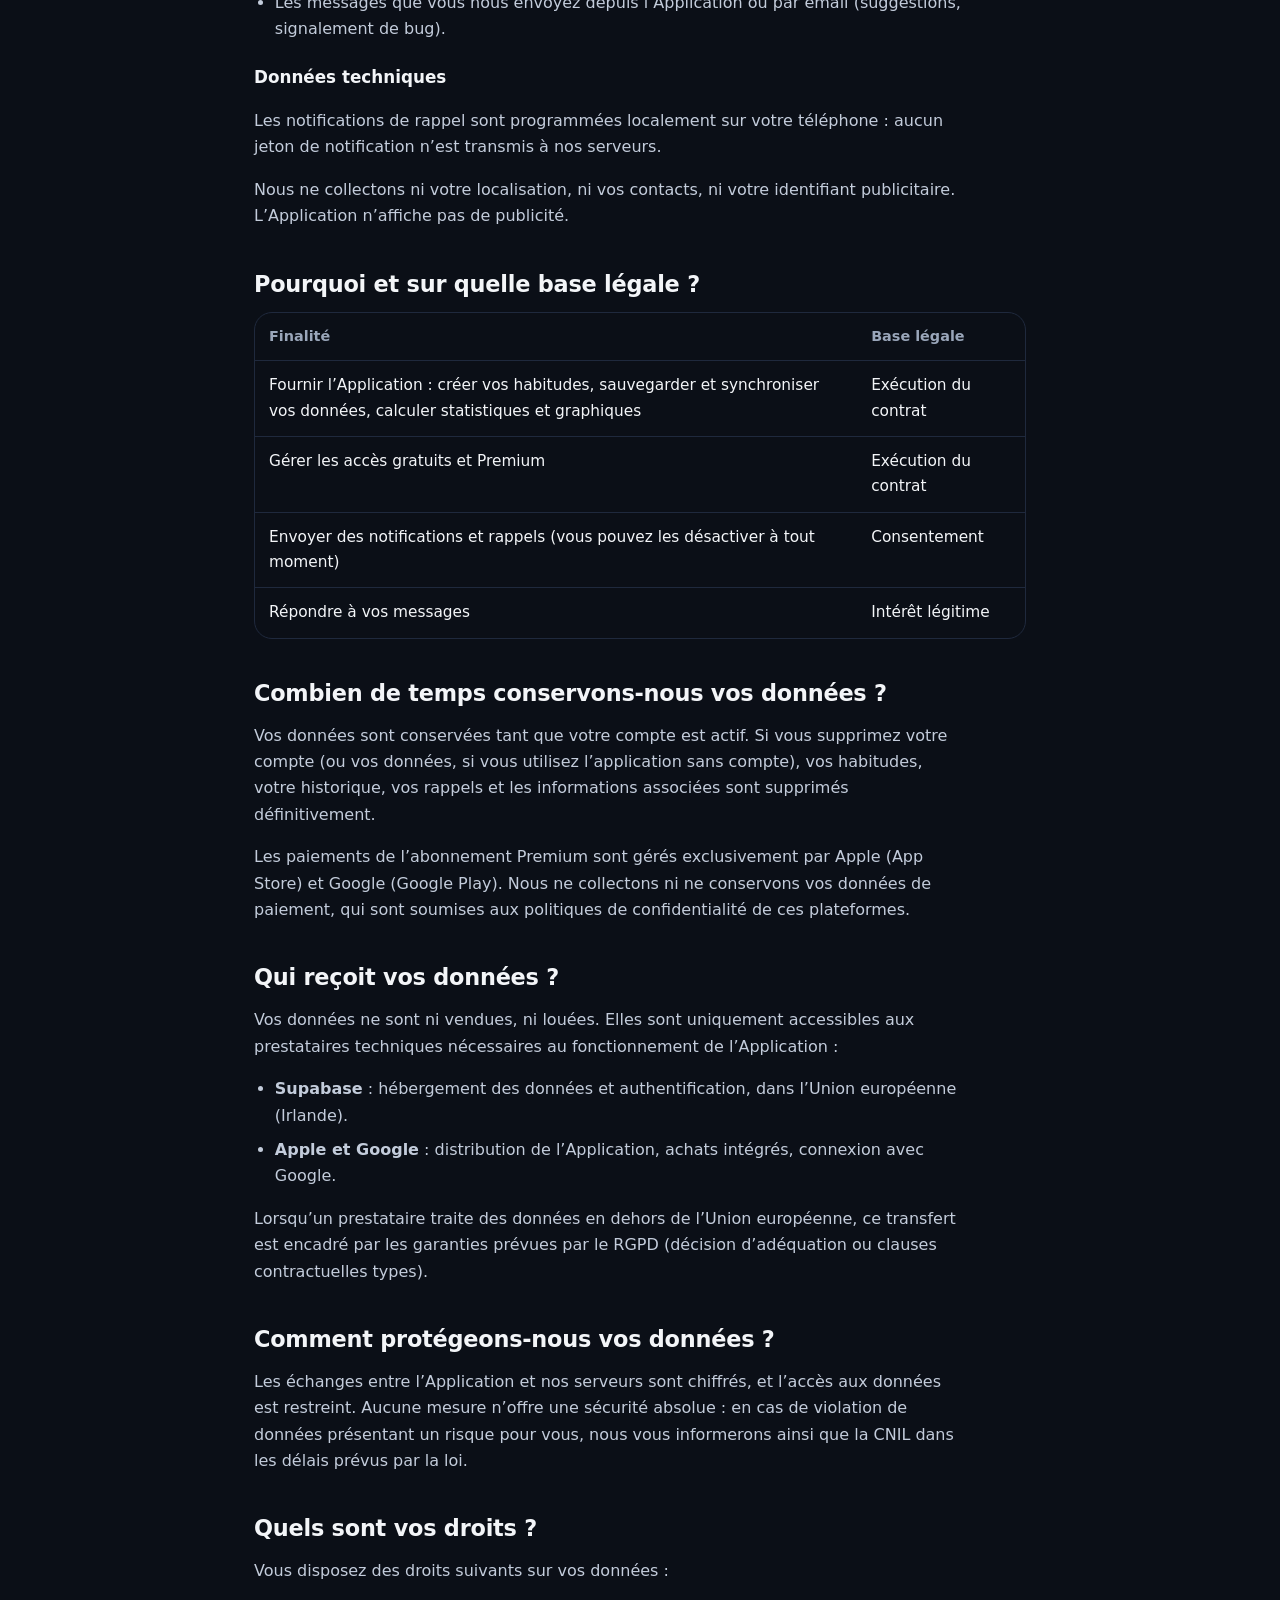
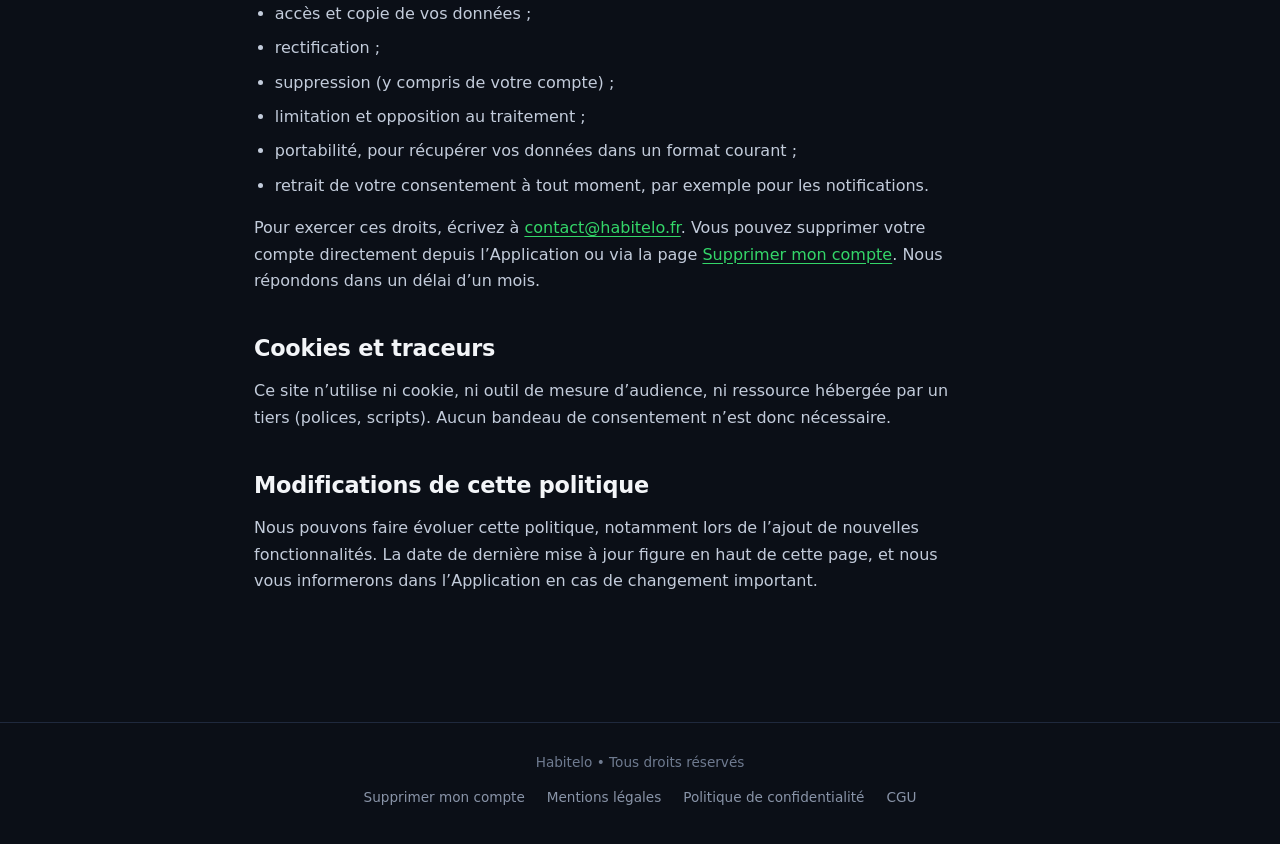
<file: politique-de-confidentialite.html>
<!DOCTYPE html>
<html lang="fr">
<head>
<meta charset="UTF-8">
<meta name="viewport" content="width=device-width, initial-scale=1">
<meta name="google-site-verification" content="xTkSaEBtNxeRcubL01mUMa-ItOIP_LvXWvZ04aP0mxM">
<title>Politique de confidentialité – Habitelo</title>
<meta name="description" content="Comment Habitelo collecte, utilise et protège vos données personnelles, et comment exercer vos droits RGPD.">
<meta name="theme-color" content="#0b120e">
<meta property="og:type" content="website">
<meta property="og:site_name" content="Habitelo">
<meta property="og:title" content="Politique de confidentialité – Habitelo">
<meta property="og:description" content="Comment Habitelo collecte, utilise et protège vos données personnelles, et comment exercer vos droits RGPD.">
<meta property="og:locale" content="fr_FR">
<!-- TODO : remplacer https://VOTRE-DOMAINE.fr par l’adresse réelle du site, puis décommenter -->
<!-- <link rel="canonical" href="https://VOTRE-DOMAINE.fr/politique-de-confidentialite.html"> -->
<!-- <meta property="og:image" content="https://VOTRE-DOMAINE.fr/images/statistiques-total.jpg"> -->
<link rel="icon" type="image/png" sizes="32x32" href="images/favicon-32.png">
<link rel="apple-touch-icon" href="images/apple-touch-icon.png">
<link rel="stylesheet" href="style.css">
</head>
<body>
<a class="skip" href="#contenu">Aller au contenu</a>
<header class="site-header">
  <div class="wrap">
    <a class="brand" href="index.html" aria-label="Habitelo, retour à l’accueil"><img src="images/logo-48.png" width="40" height="40" alt=""><span>Habit<em>elo</em></span></a>
    <nav class="nav" aria-label="Informations légales"><a href="mentions-legales.html">Mentions légales</a><a href="politique-de-confidentialite.html" aria-current="page">Politique de confidentialité</a><a href="cgu.html">Conditions d’utilisation</a></nav>
    <details class="menu">
      <summary aria-label="Ouvrir le menu"><svg width="24" height="24" viewBox="0 0 24 24" fill="none" stroke="currentColor" stroke-width="2" stroke-linecap="round" aria-hidden="true"><path d="M4 7h16M4 12h16M4 17h16"/></svg></summary>
      <ul><li><a href="mentions-legales.html">Mentions légales</a></li><li><a href="politique-de-confidentialite.html" aria-current="page">Politique de confidentialité</a></li><li><a href="cgu.html">Conditions d’utilisation</a></li></ul>
    </details>
  </div>
</header>
<main id="contenu" class="legal">
<div class="wrap">
  <h1>Politique de confidentialité</h1>
  <p class="updated">Dernière mise à jour : 21 octobre 2026</p>
  <p>La présente politique s’applique à l’application mobile Habitelo, disponible sur Google Play et l’App Store (l’« Application »), ainsi qu’au site habitelo.fr.</p>
  <nav class="toc" aria-label="Sommaire"><strong>Sommaire</strong><ol><li><a href="#responsable">Qui est responsable de vos données ?</a></li><li><a href="#donnees">Quelles données collectons-nous ?</a></li><li><a href="#finalites">Pourquoi et sur quelle base légale ?</a></li><li><a href="#conservation">Combien de temps conservons-nous vos données ?</a></li><li><a href="#destinataires">Qui reçoit vos données ?</a></li><li><a href="#securite">Comment protégeons-nous vos données ?</a></li><li><a href="#droits">Quels sont vos droits ?</a></li><li><a href="#cookies">Cookies et traceurs</a></li><li><a href="#modifications">Modifications de cette politique</a></li></ol></nav>
  <section id="responsable"><h2>Qui est responsable de vos données ?</h2>
<p>Le responsable du traitement des données personnelles collectées via l’Application est :</p>
<dl>
  <dt>EI Rémi Delesalle</dt><dd>4 chemin de Boiry, 62217 Neuville-Vitasse</dd>
  <dt>Email</dt><dd><a href="mailto:contact@habitelo.fr">contact@habitelo.fr</a></dd>
</dl>
</section><section id="donnees"><h2>Quelles données collectons-nous ?</h2>
<h3>Votre compte</h3>
<ul>
  <li>Votre adresse email, utilisée pour créer votre compte en validant le code reçu par email.</li>
  <li>Votre <strong>identifiant Google</strong> et les informations de profil de base que Google nous transmet (adresse email), si vous vous connectez avec Google.</li>
  <li>Avant la création de votre compte, un <strong>identifiant technique anonyme</strong> est créé en arrière-plan pour sauvegarder vos données. Il est rattaché à votre compte si vous en créez un ensuite.</li>
</ul>
<p>Habitelo ne vous demande pas de mot de passe. Si vous activez la connexion biométrique (empreinte, reconnaissance faciale), la vérification est réalisée par votre téléphone : nous ne recevons ni ne stockons aucune donnée biométrique.</p>

<h3>Votre utilisation de l’Application</h3>
<ul>
  <li>Vos habitudes : noms, icônes, groupes, coefficients, objectifs (quantité, durée, période), fréquence.</li>
  <li>Votre progression : validations quotidiennes, chronomètres, historique, streaks.</li>
  <li>Vos rappels : titre, date, heure, lieu, description et icône que vous saisissez.</li>
  <li>Votre statut d’accès (gratuit ou Premium).</li>
  <li>Les messages que vous nous envoyez depuis l’Application ou par email (suggestions, signalement de bug).</li>
</ul>

<h3>Données techniques</h3>
   <p>Les notifications de rappel sont programmées localement sur votre téléphone : aucun jeton de notification n’est transmis à nos serveurs.</p>
  <p>Nous ne collectons ni votre localisation, ni vos contacts, ni votre identifiant publicitaire. L’Application n’affiche pas de publicité.</p>
</section><section id="finalites"><h2>Pourquoi et sur quelle base légale ?</h2>
<div class="scroll"><table>
<thead><tr><th>Finalité</th><th>Base légale</th></tr></thead>
<tbody>
<tr><td>Fournir l’Application : créer vos habitudes, sauvegarder et synchroniser vos données, calculer statistiques et graphiques</td><td>Exécution du contrat</td></tr>
<tr><td>Gérer les accès gratuits et Premium</td><td>Exécution du contrat</td></tr>
<tr><td>Envoyer des notifications et rappels (vous pouvez les désactiver à tout moment)</td><td>Consentement</td></tr>
<tr><td>Répondre à vos messages</td><td>Intérêt légitime</td></tr>
<!-- <tr><td>Mesurer l’usage global, sous forme anonymisée, pour améliorer l’Application</td><td>Intérêt légitime</td></tr> -->
</tbody></table></div>
</section><section id="conservation"><h2>Combien de temps conservons-nous vos données ?</h2>
<p>Vos données sont conservées tant que votre compte est actif. Si vous supprimez votre compte (ou vos données, si vous utilisez l’application sans compte), vos habitudes, votre historique, vos rappels et les informations associées sont supprimés définitivement.</p>
<p>Les paiements de l’abonnement Premium sont gérés exclusivement par Apple (App Store) et Google (Google Play). Nous ne collectons ni ne conservons vos données de paiement, qui sont soumises aux politiques de confidentialité de ces plateformes.</p>
</section>
<section id="destinataires"><h2>Qui reçoit vos données ?</h2>
<p>Vos données ne sont ni vendues, ni louées. Elles sont uniquement accessibles aux prestataires techniques nécessaires au fonctionnement de l’Application :</p>
<ul>
  <li><strong>Supabase</strong> : hébergement des données et authentification, dans l’Union européenne (Irlande).</li>
  <li><strong>Apple et Google</strong> : distribution de l’Application, achats intégrés, connexion avec Google.</li>
</ul>
<p>Lorsqu’un prestataire traite des données en dehors de l’Union européenne, ce transfert est encadré par les garanties prévues par le RGPD (décision d’adéquation ou clauses contractuelles types).</p>
</section><section id="securite"><h2>Comment protégeons-nous vos données ?</h2>
<p>Les échanges entre l’Application et nos serveurs sont chiffrés, et l’accès aux données est restreint. Aucune mesure n’offre une sécurité absolue : en cas de violation de données présentant un risque pour vous, nous vous informerons ainsi que la CNIL dans les délais prévus par la loi.</p>
</section><section id="droits"><h2>Quels sont vos droits ?</h2>
<p>Vous disposez des droits suivants sur vos données :</p>
<ul>
  <li>accès et copie de vos données ;</li>
  <li>rectification ;</li>
  <li>suppression (y compris de votre compte) ;</li>
  <li>limitation et opposition au traitement ;</li>
  <li>portabilité, pour récupérer vos données dans un format courant ;</li>
  <li>retrait de votre consentement à tout moment, par exemple pour les notifications.</li>
</ul>
<p>Pour exercer ces droits, écrivez à <a href="mailto:contact@habitelo.fr">contact@habitelo.fr</a>. Vous pouvez supprimer votre compte directement depuis l’Application ou via la page <a href="suppression-compte.html">Supprimer mon compte</a>. Nous répondons dans un délai d’un mois.</p>
</section><section id="cookies">
<h2>Cookies et traceurs</h2>
<p>Ce site n’utilise ni cookie, ni outil de mesure d’audience, ni ressource hébergée par un tiers (polices, scripts). Aucun bandeau de consentement n’est donc nécessaire.</p>
</section><section id="modifications"><h2>Modifications de cette politique</h2>
<p>Nous pouvons faire évoluer cette politique, notamment lors de l’ajout de nouvelles fonctionnalités. La date de dernière mise à jour figure en haut de cette page, et nous vous informerons dans l’Application en cas de changement important.</p>
</section>
</div>
</main>
<footer class="site-footer">
  <div class="wrap">
    <div>Habitelo <span aria-hidden="true">•</span> Tous droits réservés</div>
    <ul>
      <li><a href="suppression-compte.html">Supprimer mon compte</a></li>
      <li><a href="mentions-legales.html">Mentions légales</a></li>
      <li><a href="politique-de-confidentialite.html">Politique de confidentialité</a></li>
      <li><a href="cgu.html">CGU</a></li>
      </ul>
  </div>
</footer>
</body>
</html>
</file>
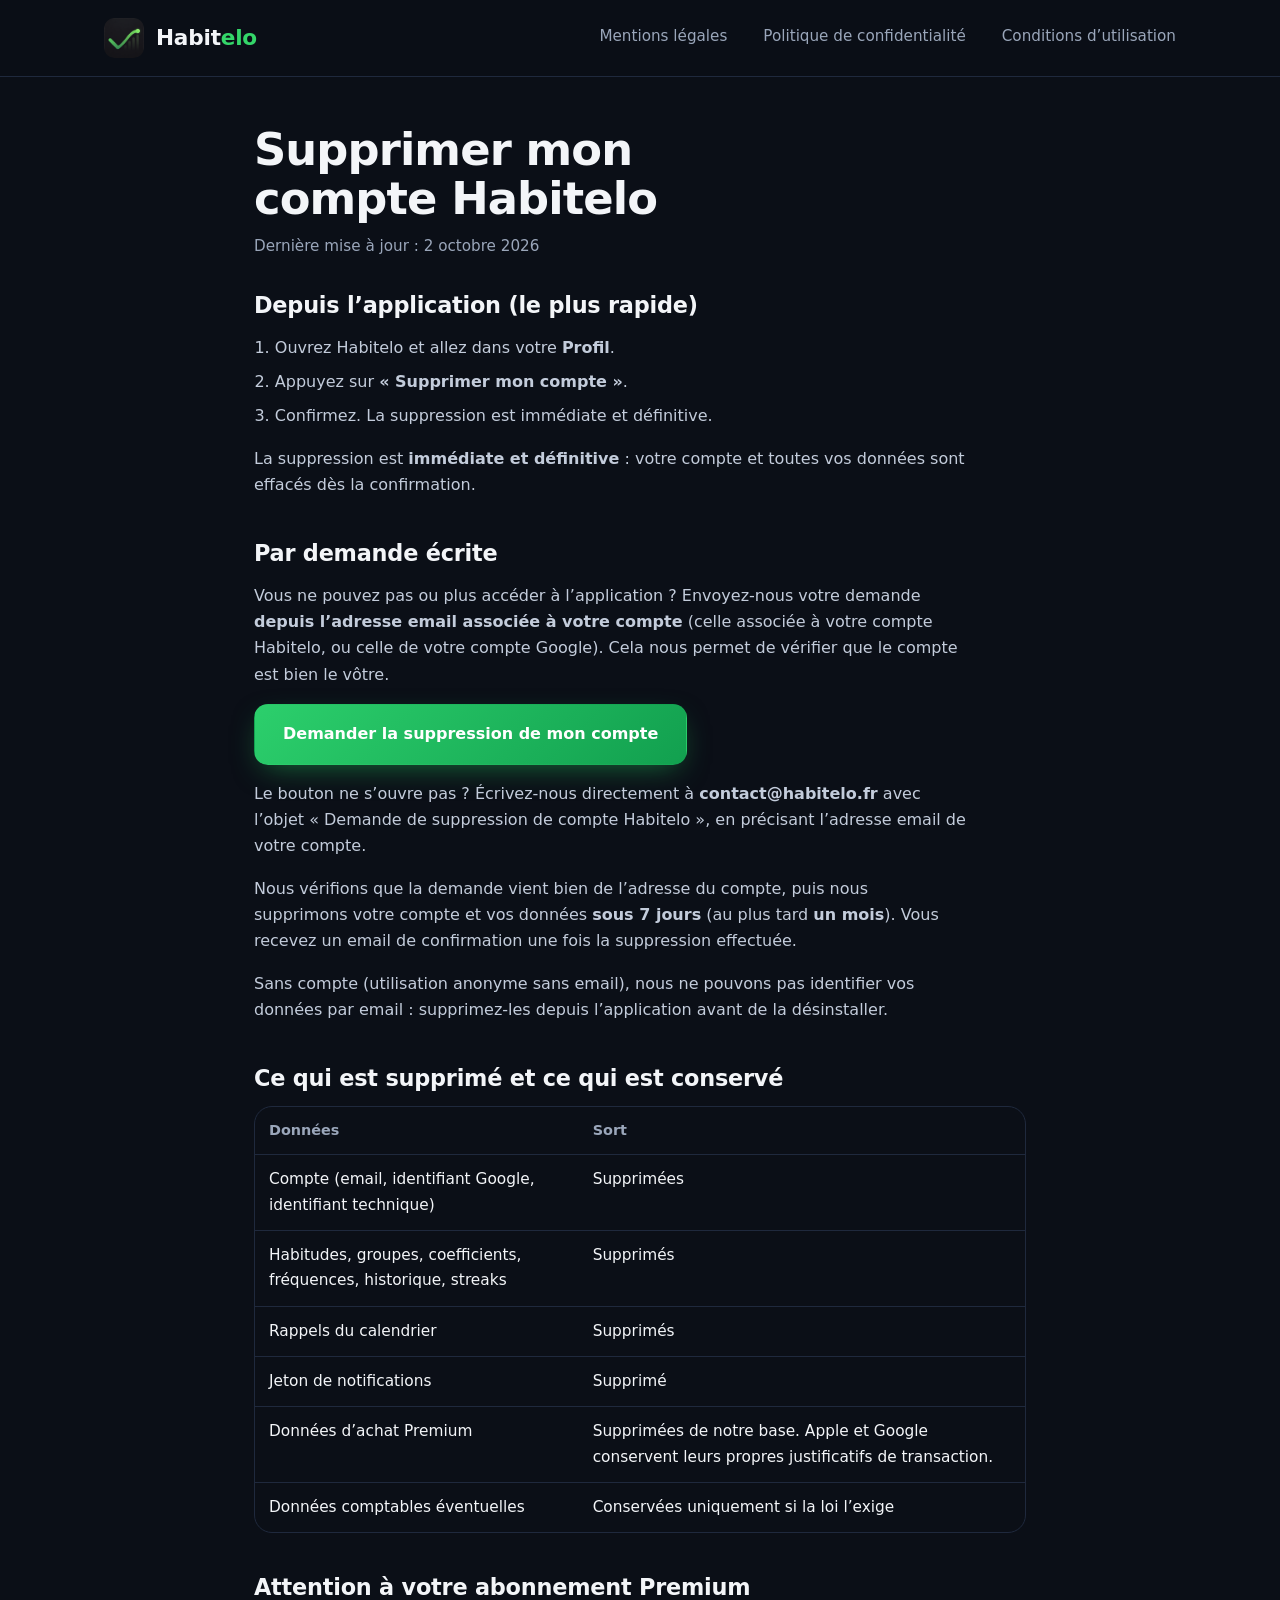
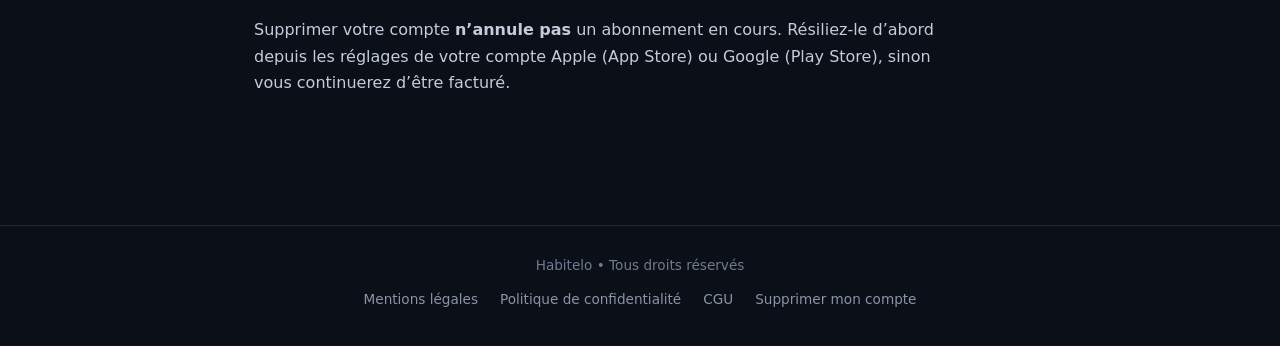
<file: suppression-compte.html>
<!DOCTYPE html>
<html lang="fr">
<head>
<meta charset="UTF-8">
<meta name="viewport" content="width=device-width, initial-scale=1">
<meta name="google-site-verification" content="xTkSaEBtNxeRcubL01mUMa-ItOIP_LvXWvZ04aP0mxM">
<title>Supprimer mon compte – Habitelo</title>
<meta name="description" content="Comment supprimer votre compte Habitelo et vos données : depuis l’application ou par demande par email.">
<meta name="theme-color" content="#0b120e">
<meta property="og:type" content="website">
<meta property="og:site_name" content="Habitelo">
<meta property="og:title" content="Supprimer mon compte – Habitelo">
<meta property="og:description" content="Comment supprimer votre compte Habitelo et vos données : depuis l’application ou par demande par email.">
<meta property="og:locale" content="fr_FR">
<link rel="icon" type="image/png" sizes="32x32" href="images/favicon-32.png">
<link rel="apple-touch-icon" href="images/apple-touch-icon.png">
<link rel="stylesheet" href="style.css">
</head>
<body>
<a class="skip" href="#contenu">Aller au contenu</a>
<header class="site-header">
  <div class="wrap">
    <a class="brand" href="index.html" aria-label="Habitelo, retour à l’accueil"><img src="images/logo-48.png" width="40" height="40" alt=""><span>Habit<em>elo</em></span></a>
    <nav class="nav" aria-label="Informations légales"><a href="mentions-legales.html">Mentions légales</a><a href="politique-de-confidentialite.html">Politique de confidentialité</a><a href="cgu.html">Conditions d’utilisation</a></nav>
    <details class="menu">
      <summary aria-label="Ouvrir le menu"><svg width="24" height="24" viewBox="0 0 24 24" fill="none" stroke="currentColor" stroke-width="2" stroke-linecap="round" aria-hidden="true"><path d="M4 7h16M4 12h16M4 17h16"/></svg></summary>
      <ul><li><a href="mentions-legales.html">Mentions légales</a></li><li><a href="politique-de-confidentialite.html">Politique de confidentialité</a></li><li><a href="cgu.html">Conditions d’utilisation</a></li></ul>
    </details>
  </div>
</header>
<main id="contenu" class="legal">
<div class="wrap">
  <h1>Supprimer mon compte Habitelo</h1>
  <p class="updated">Dernière mise à jour : 2 octobre 2026</p>

  <section id="application"><h2>Depuis l’application (le plus rapide)</h2>
    <ol>
      <li>Ouvrez Habitelo et allez dans votre <strong>Profil</strong>.</li>
      <li>Appuyez sur <strong>« Supprimer mon compte »</strong>.</li>
      <li>Confirmez. La suppression est immédiate et définitive.</li>
    </ol>
    <p>La suppression est <strong>immédiate et définitive</strong> : votre compte et toutes vos données sont effacés dès la confirmation.</p>
  </section>

  <section id="email"><h2>Par demande écrite</h2>
    <p>Vous ne pouvez pas ou plus accéder à l’application ? Envoyez-nous votre demande <strong>depuis l’adresse email associée à votre compte</strong> (celle associée à votre compte Habitelo, ou celle de votre compte Google). Cela nous permet de vérifier que le compte est bien le vôtre.</p>
    <p>
      <a class="btn btn-primary" href="mailto:contact@habitelo.fr?subject=Demande%20de%20suppression%20de%20compte%20Habitelo&body=Bonjour%2C%0A%0AJe%20demande%20la%20suppression%20de%20mon%20compte%20Habitelo%20et%20de%20toutes%20les%20donn%C3%A9es%20associ%C3%A9es.%0A%0AAdresse%20email%20du%20compte%20%3A%20%0A%0AMerci.">Demander la suppression de mon compte</a>
    </p>
    <p>Le bouton ne s’ouvre pas ? Écrivez-nous directement à <strong>contact@habitelo.fr</strong> avec l’objet « Demande de suppression de compte Habitelo », en précisant l’adresse email de votre compte.</p>
    <p>Nous vérifions que la demande vient bien de l’adresse du compte, puis nous supprimons votre compte et vos données <strong>sous 7 jours</strong> (au plus tard <strong>un mois</strong>). Vous recevez un email de confirmation une fois la suppression effectuée.</p>
    <p>Sans compte (utilisation anonyme sans email), nous ne pouvons pas identifier vos données par email : supprimez-les depuis l’application avant de la désinstaller.</p>
  </section>

  <section id="donnees"><h2>Ce qui est supprimé et ce qui est conservé</h2>
    <div class="scroll"><table>
      <thead><tr><th>Données</th><th>Sort</th></tr></thead>
      <tbody>
        <tr><td>Compte (email, identifiant Google, identifiant technique)</td><td>Supprimées</td></tr>
        <tr><td>Habitudes, groupes, coefficients, fréquences, historique, streaks</td><td>Supprimés</td></tr>
        <tr><td>Rappels du calendrier</td><td>Supprimés</td></tr>
        <tr><td>Jeton de notifications</td><td>Supprimé</td></tr>
        <tr><td>Données d’achat Premium</td><td>Supprimées de notre base. Apple et Google conservent leurs propres justificatifs de transaction.</td></tr>
        <tr><td>Données comptables éventuelles</td><td>Conservées uniquement si la loi l’exige</td></tr>
      </tbody>
    </table></div>
  </section>

  <section id="abonnement"><h2>Attention à votre abonnement Premium</h2>
    <p>Supprimer votre compte <strong>n’annule pas</strong> un abonnement en cours. Résiliez-le d’abord depuis les réglages de votre compte Apple (App Store) ou Google (Play Store), sinon vous continuerez d’être facturé.</p>
  </section>
</div>
</main>
<footer class="site-footer">
  <div class="wrap">
    <div>Habitelo <span aria-hidden="true">•</span> Tous droits réservés</div>
    <ul>
      <li><a href="mentions-legales.html">Mentions légales</a></li>
      <li><a href="politique-de-confidentialite.html">Politique de confidentialité</a></li>
      <li><a href="cgu.html">CGU</a></li>
      <li><a href="suppression-compte.html">Supprimer mon compte</a></li>
    </ul>
  </div>
</footer>
</body>
</html>
</file>
<file: style.css>
/* Habitelo – feuille de style commune
   Aucune ressource externe : pas de CDN, pas de Google Fonts → aucun traceur tiers.
   Astuce : pour retrouver la police Inter de la maquette sans service tiers, télécharge
   Inter (fichier .woff2) dans un dossier fonts/ et ajoute :
   @font-face { font-family: "Inter"; src: url("fonts/InterVariable.woff2") format("woff2"); font-weight: 100 900; font-display: swap; } */

:root {
  color-scheme: dark;
  --bg: #0b0f17;
  --surface: #121824;
  --raise: #172033;
  --line: #1f293d;
  --text: #f3f5f8;
  --muted: #9aa6ba;
  --green: #34d669;
  --green-deep: #16a34a;
  --amber: #e8b24a;
  --sans: Inter, system-ui, -apple-system, "Segoe UI", Roboto, "Helvetica Neue", Arial, sans-serif;
  --radius: 18px;
  --wrap: 1120px;
}

*, *::before, *::after { box-sizing: border-box; }
html { scroll-behavior: smooth; -webkit-text-size-adjust: 100%; }
@media (prefers-reduced-motion: reduce) { html { scroll-behavior: auto; } * { animation: none !important; transition: none !important; } }

body {
  margin: 0;
  background: var(--bg);
  color: var(--text);
  font-family: var(--sans);
  font-size: 1rem;
  line-height: 1.65;
  display: flex;
  flex-direction: column;
  min-height: 100vh;
}
main { flex: 1; }
img { max-width: 100%; display: block; }
a { color: var(--green); text-underline-offset: 3px; }
a:hover { color: #6ee790; }
:focus-visible { outline: 3px solid var(--green); outline-offset: 3px; border-radius: 6px; }
.skip { position: absolute; left: -999px; top: 8px; background: var(--green); color: #052410; padding: 8px 14px; border-radius: 8px; z-index: 100; }
.skip:focus { left: 8px; }
h1, h2, h3 { text-wrap: balance; }

.wrap { width: 100%; max-width: var(--wrap); margin: 0 auto; padding: 0 24px; }

/* ---------- En-tête ---------- */
.site-header { position: sticky; top: 0; z-index: 50; background: rgba(11, 15, 23, .88); backdrop-filter: blur(12px); border-bottom: 1px solid var(--line); }
.site-header .wrap { display: flex; align-items: center; justify-content: space-between; height: 76px; }
.brand { display: inline-flex; align-items: center; gap: 12px; color: var(--text); text-decoration: none; font-size: 1.35rem; font-weight: 700; letter-spacing: -.01em; }
.brand:hover { color: var(--text); }
.brand img { width: 40px; height: 40px; border-radius: 10px; }
.brand em { font-style: normal; color: var(--green); }
.nav { display: none; gap: 36px; font-size: .95rem; }
.nav a { color: var(--muted); text-decoration: none; padding: 6px 0; border-bottom: 2px solid transparent; }
.nav a:hover { color: var(--text); }
.nav a[aria-current="page"] { color: var(--text); border-bottom-color: var(--green); }
.menu { position: relative; }
.menu summary { list-style: none; cursor: pointer; width: 44px; height: 44px; display: grid; place-items: center; border-radius: 10px; color: var(--muted); }
.menu summary::-webkit-details-marker { display: none; }
.menu summary:hover, .menu[open] summary { color: var(--text); background: var(--surface); }
.menu ul { position: absolute; right: 0; top: 54px; margin: 0; padding: 8px; list-style: none; min-width: 270px; background: var(--surface); border: 1px solid var(--line); border-radius: var(--radius); box-shadow: 0 20px 50px rgba(0,0,0,.55); }
.menu li a { display: block; padding: 12px 14px; color: var(--text); text-decoration: none; border-radius: 10px; }
.menu li a:hover, .menu li a[aria-current="page"] { background: var(--raise); }
@media (min-width: 860px) { .nav { display: flex; } .menu { display: none; } }

/* ---------- Boutons ---------- */
.btn { display: inline-flex; align-items: center; justify-content: center; gap: 12px; padding: 16px 28px; border-radius: 14px; font-weight: 600; text-decoration: none; font-size: 1rem; border: 1px solid transparent; transition: filter .15s, transform .15s; white-space: nowrap; }
.btn svg { width: 20px; height: 20px; flex: none; }
.btn-primary { color: #fff; background: linear-gradient(135deg, #2ccf6c, #12a04f); box-shadow: 0 10px 30px -10px rgba(34, 197, 94, .55); }
.btn-primary:hover { color: #fff; filter: brightness(1.1); }
.btn-primary:active { transform: translateY(1px); }

/* ---------- Accueil : héros ---------- */
.hero { position: relative; overflow: hidden; }
.hero .wrap { display: grid; gap: 8px; align-items: center; padding-top: 48px; }
.hero h1 { font-size: clamp(2.3rem, 6.4vw, 3.5rem); line-height: 1.1; letter-spacing: -.025em; font-weight: 700; margin: 0 0 24px; max-width: 15ch; }
.hero h1 .accent { color: var(--green); }
.hero .lead { font-size: 1.12rem; color: #b6c0d0; max-width: 50ch; margin: 0; }
.hero-visual { position: relative; height: 380px; overflow: hidden; margin: 24px auto 0; width: 100%; max-width: 420px; }
.tilt { position: absolute; left: 50%; top: 24px; width: 250px; margin: 0 0 0 -125px; padding: 8px; border-radius: 34px; background: #05080d; border: 1px solid #2b3550;
  transform: perspective(1400px) rotateX(6deg) rotateY(-14deg) rotateZ(8deg); transform-origin: 50% 0;
  box-shadow: 0 40px 80px -20px rgba(0,0,0,.8), -12px 0 0 -6px #0e1420, 0 0 90px -20px rgba(52, 214, 105, .35); }
.tilt img { border-radius: 26px; width: 100%; height: auto; aspect-ratio: 704 / 1410; object-fit: cover; }
.blob { position: absolute; border-radius: 44px; filter: blur(2px); opacity: .9; }
.blob-a { width: 210px; height: 210px; left: 8%; top: 120px; background: radial-gradient(circle at 30% 30%, rgba(52,214,105,.5), rgba(18,120,60,.18) 70%); transform: rotate(-12deg); }
.blob-b { width: 130px; height: 250px; right: 2%; top: 60px; background: radial-gradient(circle at 60% 40%, rgba(52,214,105,.55), rgba(18,120,60,.12) 75%); transform: rotate(10deg); }
@media (min-width: 900px) {
  .hero .wrap { grid-template-columns: 1.15fr 1fr; padding-top: 72px; column-gap: 32px; }
  .hero-visual { height: 460px; margin: 0; max-width: none; }
  .tilt { width: 290px; margin-left: -110px; }
  .blob-a { left: 6%; top: 150px; width: 250px; height: 250px; }
  .blob-b { right: 6%; width: 150px; height: 300px; }
}

/* ---------- Accueil : panneaux ---------- */
.stack { display: grid; gap: 24px; padding-bottom: 72px; position: relative; z-index: 1; }
.panel { background: var(--surface); border: 1px solid var(--line); border-radius: var(--radius); padding: 28px; box-shadow: 0 20px 50px -30px rgba(0,0,0,.7); }
.icon { display: grid; place-items: center; width: 60px; height: 60px; border-radius: 50%; background: rgba(52, 214, 105, .1); border: 1px solid rgba(52, 214, 105, .16); color: var(--green); flex: none; }
.icon svg { width: 26px; height: 26px; }
.icon.big { width: 68px; height: 68px; }
.icon.big svg { width: 30px; height: 30px; }

.features { display: grid; gap: 32px; padding: 32px 28px; }
.features article { display: grid; gap: 10px; justify-items: start; align-content: start; }
.features h2 { font-size: 1.1rem; font-weight: 600; margin: 8px 0 0; letter-spacing: -.005em; }
.features p { margin: 0; color: var(--muted); font-size: .95rem; max-width: 30ch; }
@media (min-width: 640px) { .features { grid-template-columns: 1fr 1fr; } }
@media (min-width: 1000px) { .features { grid-template-columns: repeat(4, 1fr); padding: 36px 40px; gap: 40px; } }

.contact { display: grid; gap: 22px; justify-items: start; align-items: center; }
.contact h2 { font-size: 1.1rem; font-weight: 600; margin: 0 0 4px; }
.contact p { margin: 0; color: var(--muted); font-size: .95rem; max-width: 52ch; }
@media (min-width: 860px) { .contact { grid-template-columns: auto 1fr auto; gap: 24px; padding: 28px 40px; } }

/* ---------- Pages légales ---------- */
.legal { padding: 48px 0 88px; }
.legal .wrap { max-width: 820px; }
.legal h1 { font-size: clamp(2rem, 5vw, 2.8rem); line-height: 1.1; font-weight: 700; letter-spacing: -.02em; margin: 0 0 10px; }
.legal .updated { color: var(--muted); margin: 0 0 32px; font-size: .95rem; }
.toc { border: 1px solid var(--line); border-radius: var(--radius); padding: 20px 24px; background: var(--surface); margin: 0 0 48px; }
.toc strong { display: block; margin-bottom: 8px; font-size: .95rem; color: var(--muted); font-weight: 600; }
.toc ol { margin: 0; padding-left: 1.3em; display: grid; gap: 4px; }
.toc a { text-decoration: none; }
.toc a:hover { text-decoration: underline; }
.legal section { margin: 0 0 40px; scroll-margin-top: 90px; }
.legal h2 { font-size: 1.4rem; font-weight: 650; letter-spacing: -.01em; margin: 0 0 14px; line-height: 1.25; }
.legal h3 { font-size: 1.05rem; margin: 22px 0 8px; }
.legal p, .legal li { color: #c3ccdb; max-width: 70ch; }
.legal ul, .legal ol { padding-left: 1.3em; display: grid; gap: 8px; }
.legal dl { margin: 0; display: grid; gap: 10px; }
.legal dt { font-weight: 600; color: var(--text); }
.legal dd { margin: 0; color: #c3ccdb; }
.legal code { background: var(--raise); color: var(--green); padding: 2px 7px; border-radius: 6px; font-size: .9em; }
.legal table { width: 100%; border-collapse: collapse; font-size: .96rem; margin: 8px 0; }
.legal th, .legal td { text-align: left; vertical-align: top; padding: 12px 14px; border-bottom: 1px solid var(--line); }
.legal th { color: var(--muted); font-weight: 600; font-size: .9rem; }
.legal .scroll { overflow-x: auto; border: 1px solid var(--line); border-radius: var(--radius); }
.legal .scroll table { margin: 0; min-width: 560px; }
.legal .scroll tr:last-child td { border-bottom: 0; }
.todo { border: 1px dashed var(--amber); color: var(--amber) !important; border-radius: 8px; padding: 10px 14px; background: rgba(232, 178, 74, .07); }

/* ---------- Pied de page ---------- */
.site-footer { border-top: 1px solid var(--line); padding: 28px 0 36px; color: #6f7b90; font-size: .85rem; text-align: center; }
.site-footer .wrap { display: grid; gap: 12px; justify-items: center; }
.site-footer ul { list-style: none; margin: 0; padding: 0; display: flex; flex-wrap: wrap; justify-content: center; gap: 6px 22px; }
.site-footer a { color: #8994a8; text-decoration: none; }
.site-footer a:hover { color: var(--text); text-decoration: underline; }
</file>
